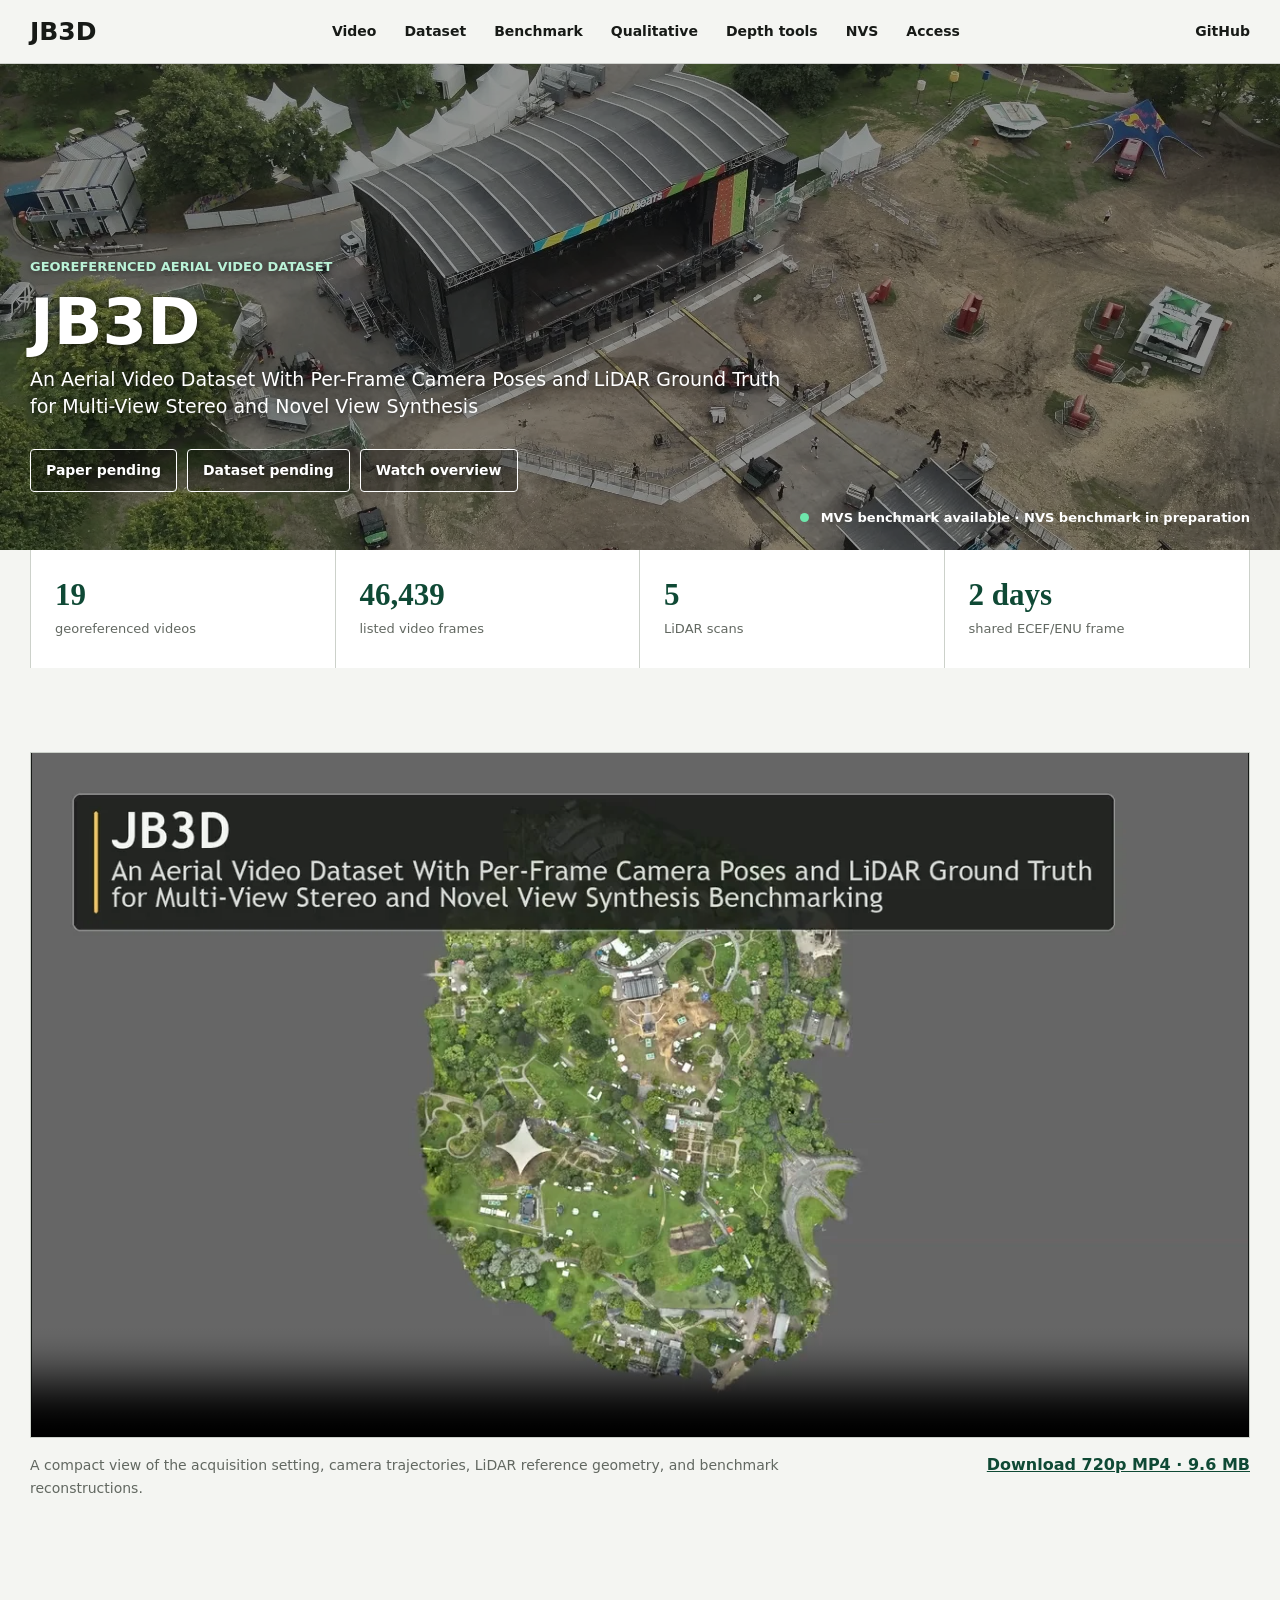
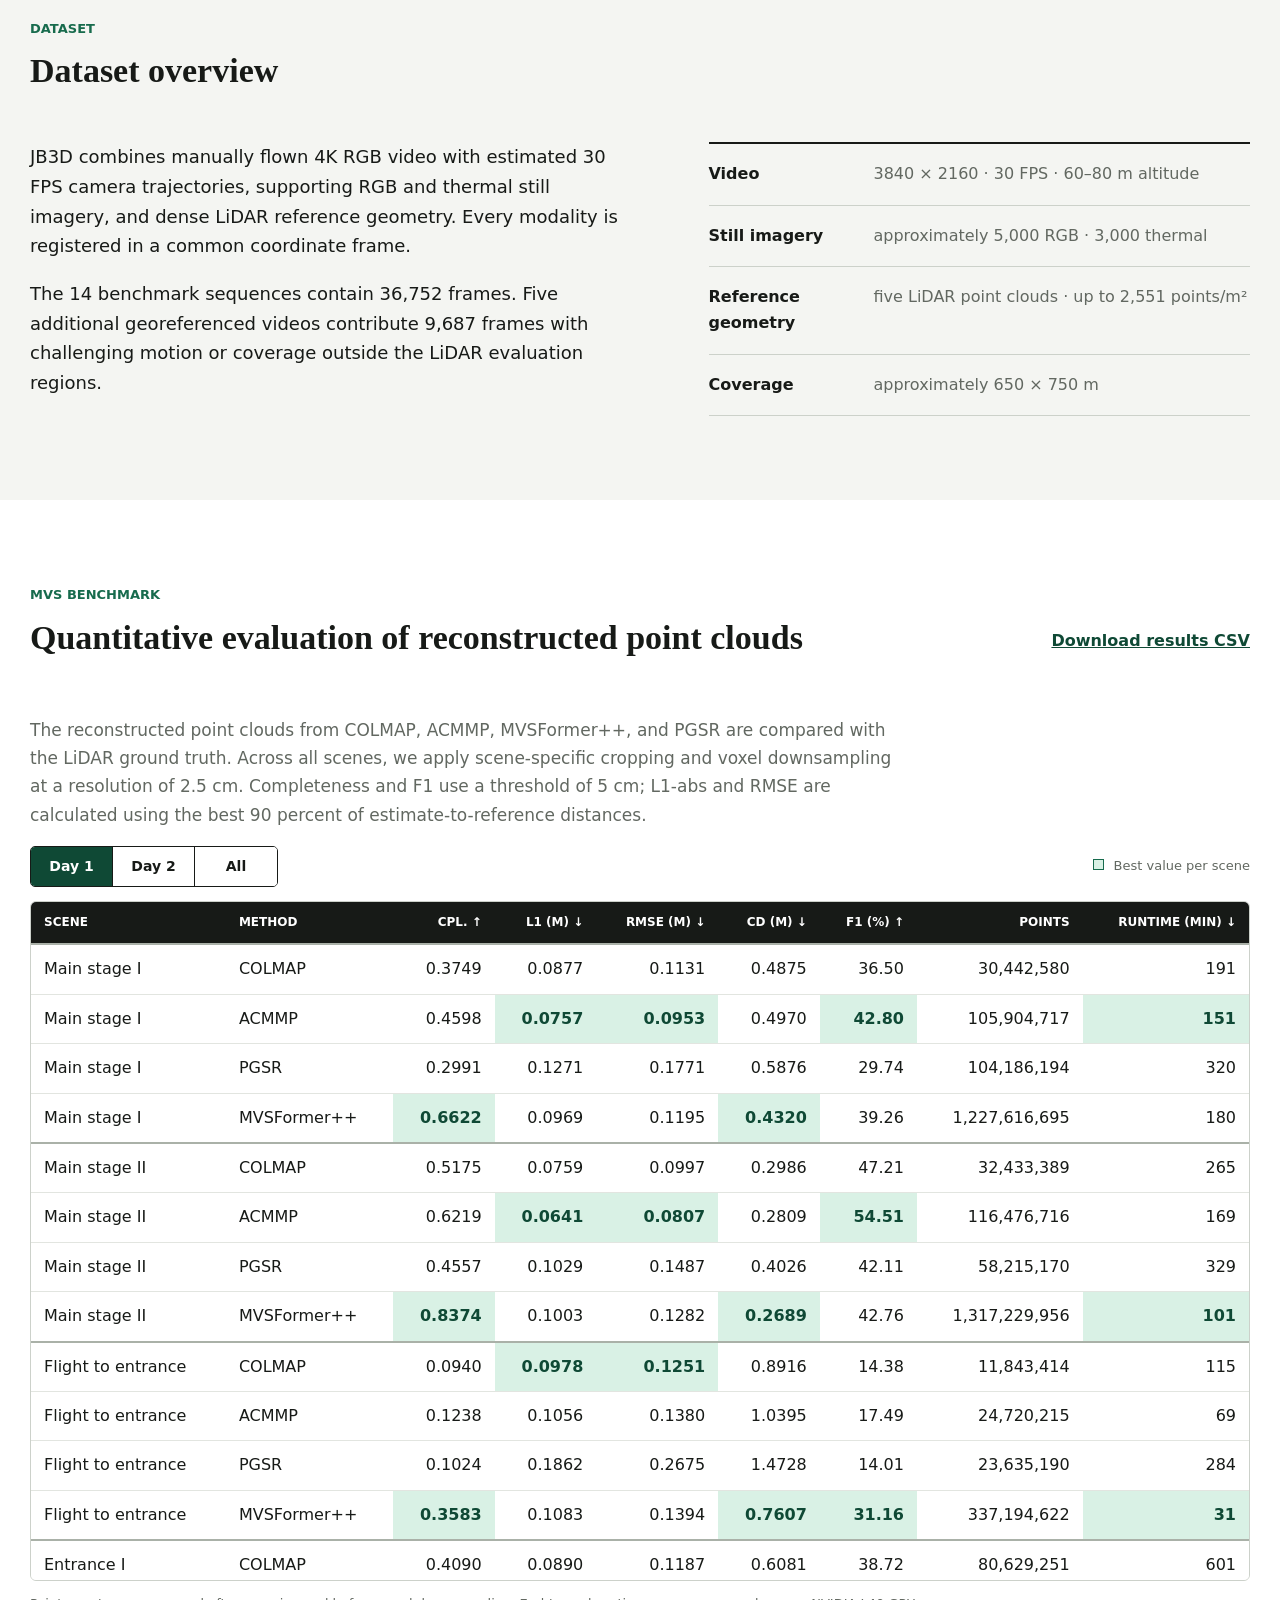
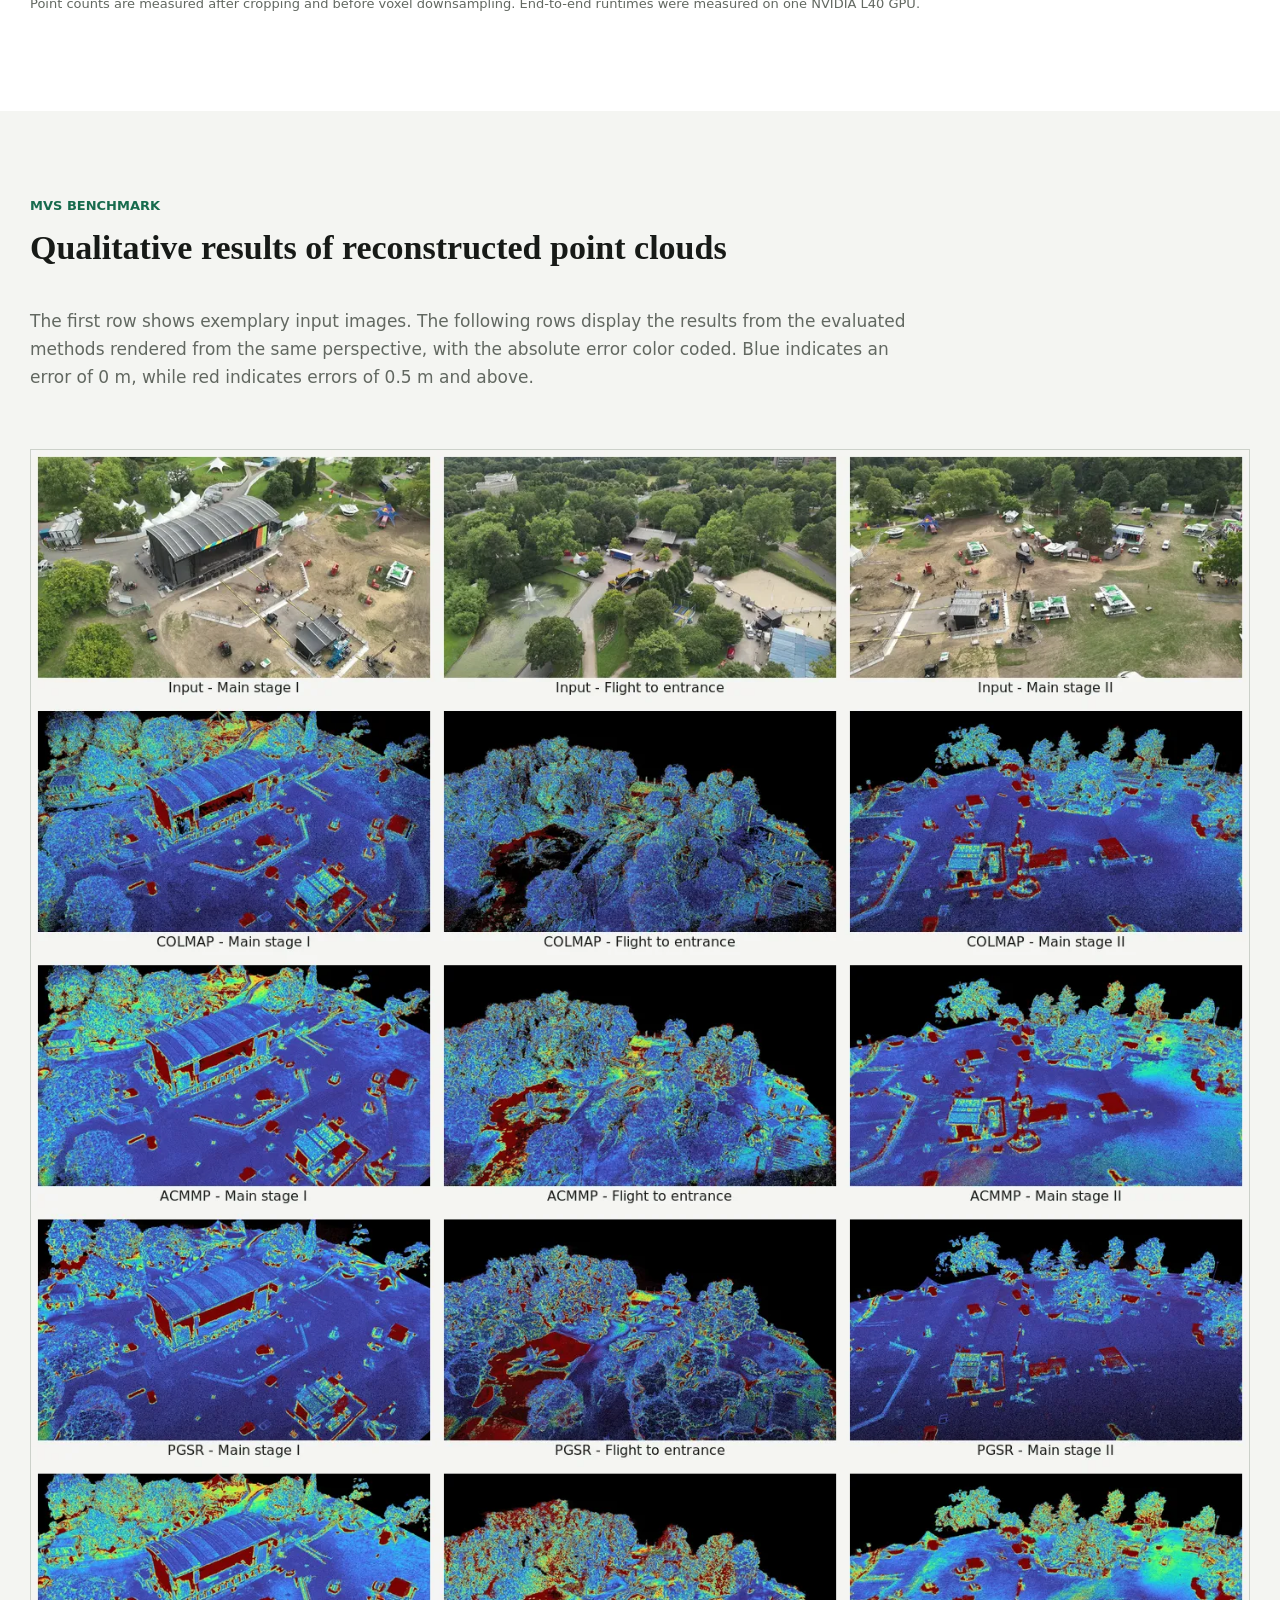
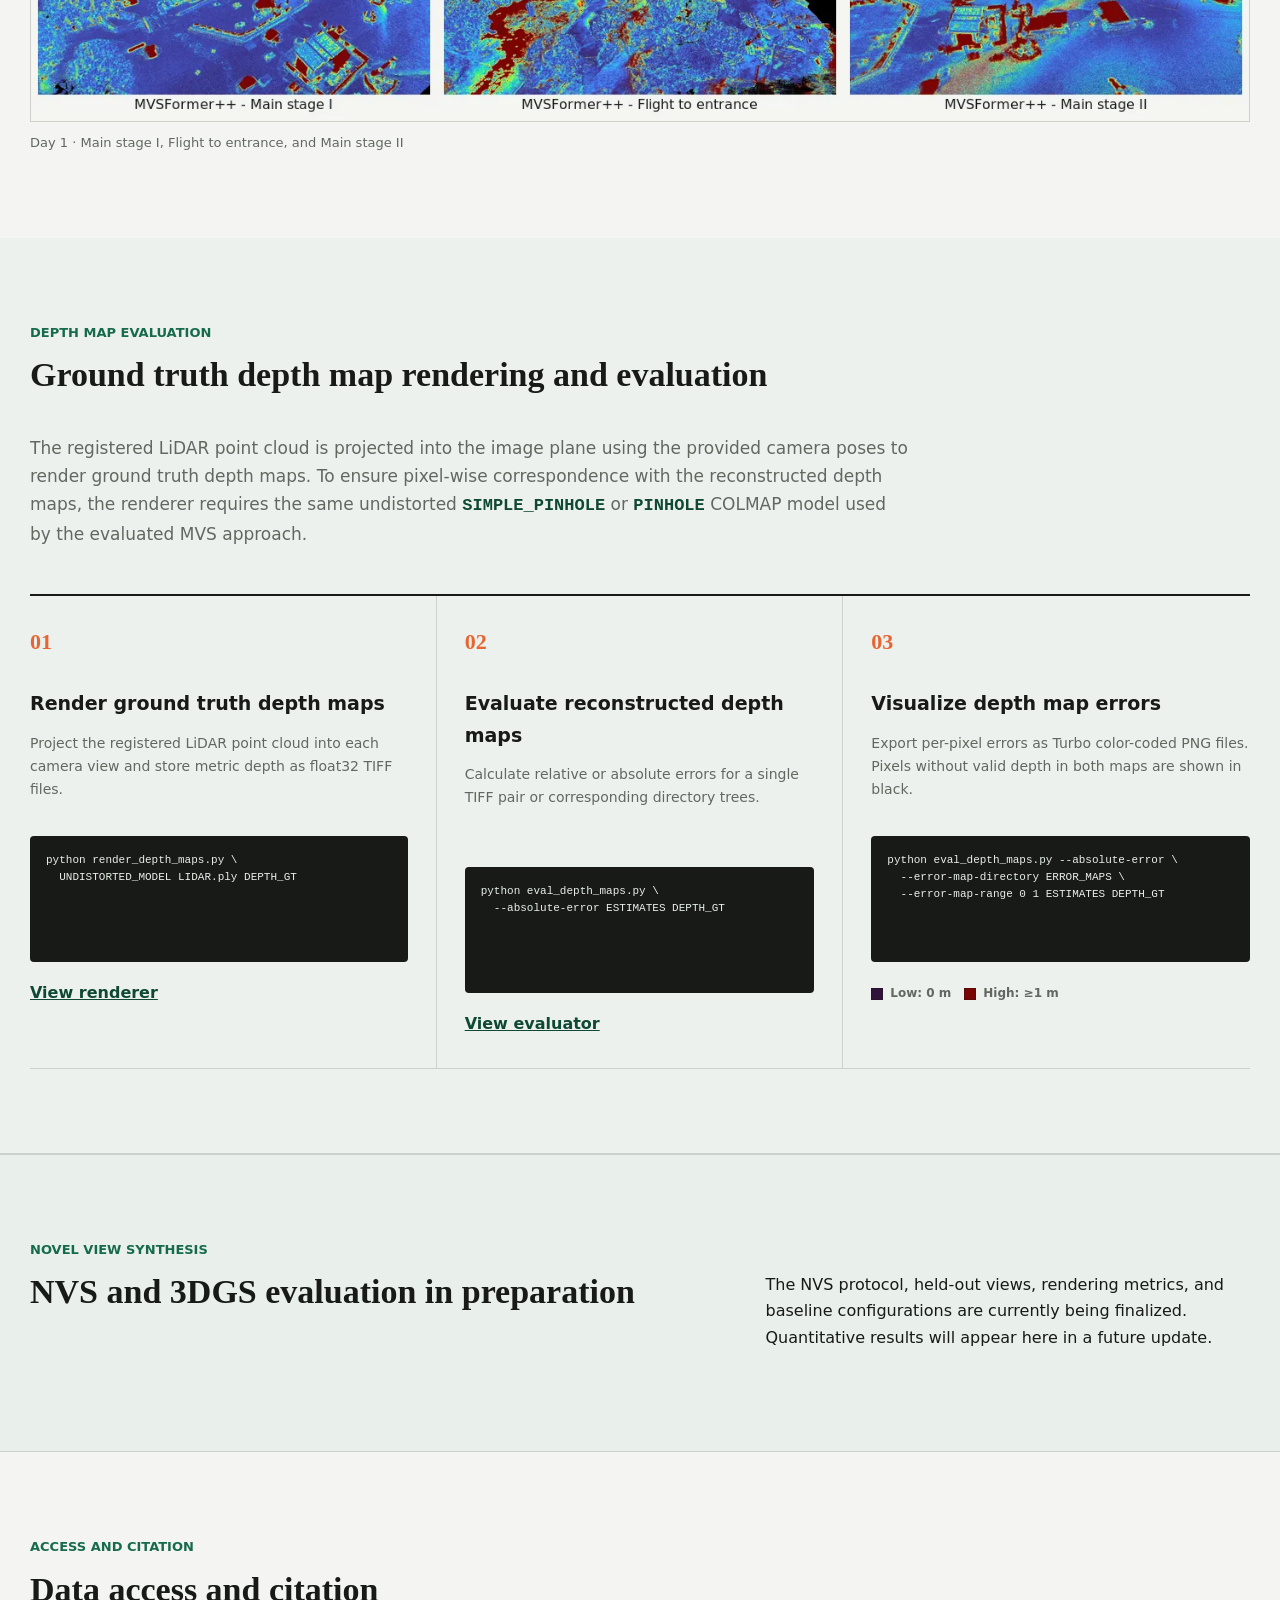
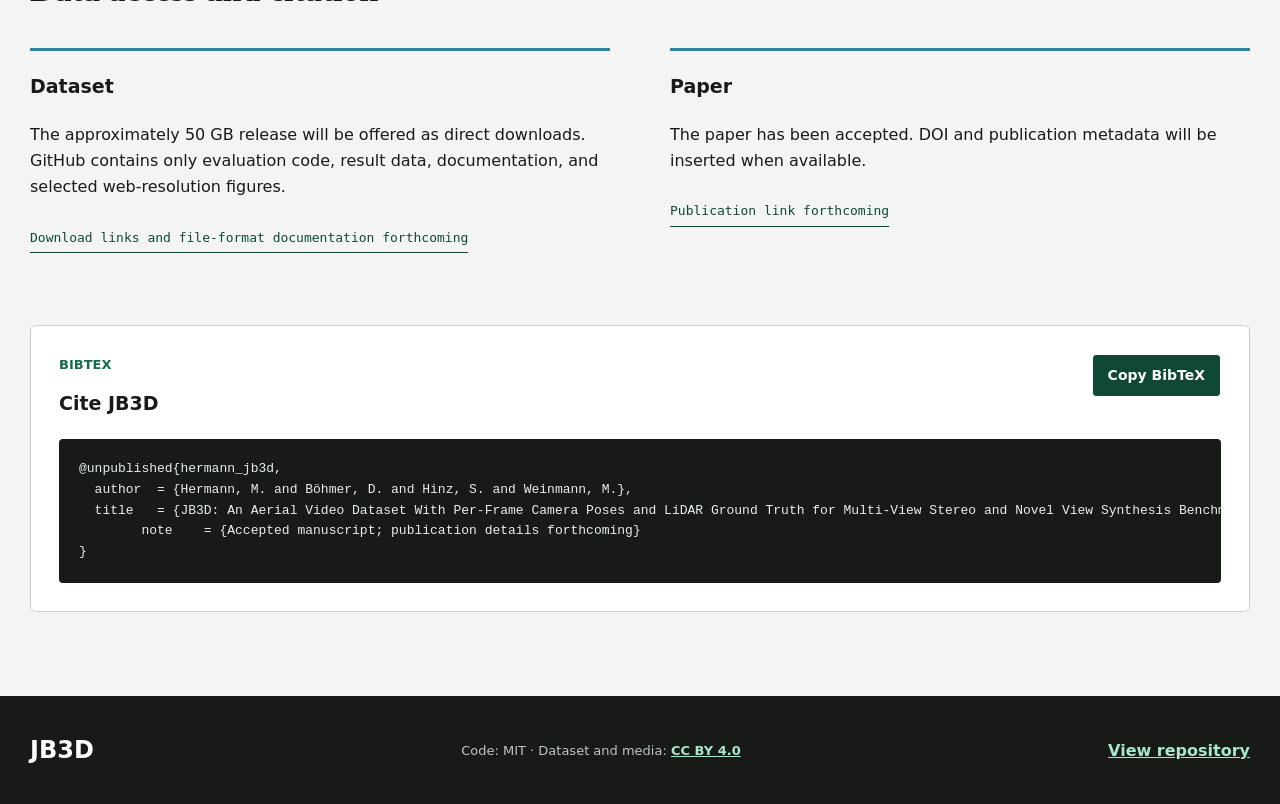
<file: index.html>
<!doctype html>
<html lang="en">
<head>
  <meta charset="utf-8">
  <meta name="viewport" content="width=device-width, initial-scale=1">
  <meta name="description" content="JB3D is a georeferenced aerial video dataset for multi-view stereo and novel view synthesis benchmarking.">
  <title>JB3D | Aerial MVS and NVS Dataset</title>
  <link rel="stylesheet" href="styles.css">
  <script src="site.js" defer></script>
</head>
<body>
  <a class="skip-link" href="#main">Skip to content</a>

  <header class="site-header">
    <a class="wordmark" href="#top" aria-label="JB3D home">JB3D</a>
    <nav aria-label="Primary navigation">
      <a href="#video">Video</a>
      <a href="#dataset">Dataset</a>
      <a href="#benchmark">Benchmark</a>
      <a href="#qualitative">Qualitative</a>
      <a href="#depth-tools">Depth tools</a>
      <a href="#nvs">NVS</a>
      <a href="#access">Access</a>
    </nav>
    <a class="github-link" href="https://github.com/JB3D-Dataset/Multi-View-Stereo">GitHub</a>
  </header>

  <main id="main">
    <section class="hero" id="top" aria-labelledby="hero-title">
      <img src="images/jb3d_overview.webp" alt="Aerial video frame showing the main stage and surrounding festival area">
      <div class="hero-content">
        <p class="eyebrow">Georeferenced aerial video dataset</p>
        <h1 id="hero-title">JB3D</h1>
        <p class="hero-copy">An Aerial Video Dataset With Per-Frame Camera Poses and LiDAR Ground Truth for Multi-View Stereo and Novel View Synthesis</p>
        <div class="hero-actions" aria-label="Project resources">
          <a href="#access">Paper pending</a>
          <a href="#access">Dataset pending</a>
          <a href="#video">Watch overview</a>
        </div>
      </div>
      <p class="hero-status"><span></span> MVS benchmark available · NVS benchmark in preparation</p>
    </section>

    <section class="stats" aria-label="Dataset statistics">
      <div><strong>19</strong><span>georeferenced videos</span></div>
      <div><strong>46,439</strong><span>listed video frames</span></div>
      <div><strong>5</strong><span>LiDAR scans</span></div>
      <div><strong>2 days</strong><span>shared ECEF/ENU frame</span></div>
    </section>

    <section class="section video-section" id="video">
      <video class="overview-video" controls preload="metadata" playsinline poster="images/jb3d_preview_poster.webp">
        <source src="images/jb3d_preview.mp4" type="video/mp4">
        <p>Your browser cannot play this video. <a href="images/jb3d_preview.mp4">Open the MP4 directly</a>.</p>
      </video>
      <div class="video-caption">
        <p>A compact view of the acquisition setting, camera trajectories, LiDAR reference geometry, and benchmark reconstructions.</p>
        <a class="text-link" href="images/jb3d_preview.mp4" download>Download 720p MP4 · 9.6 MB</a>
      </div>
    </section>

    <section class="section dataset-section" id="dataset">
      <div class="section-heading">
        <p class="eyebrow">Dataset</p>
        <h2>Dataset overview</h2>
      </div>
      <div class="dataset-copy">
        <p>JB3D combines manually flown 4K RGB video with estimated 30 FPS camera trajectories, supporting RGB and thermal still imagery, and dense LiDAR reference geometry. Every modality is registered in a common coordinate frame.</p>
        <p>The 14 benchmark sequences contain 36,752 frames. Five additional georeferenced videos contribute 9,687 frames with challenging motion or coverage outside the LiDAR evaluation regions.</p>
      </div>
      <dl class="modality-list">
        <div><dt>Video</dt><dd>3840 × 2160 · 30 FPS · 60–80 m altitude</dd></div>
        <div><dt>Still imagery</dt><dd>approximately 5,000 RGB · 3,000 thermal</dd></div>
        <div><dt>Reference geometry</dt><dd>five LiDAR point clouds · up to 2,551 points/m²</dd></div>
        <div><dt>Coverage</dt><dd>approximately 650 × 750 m</dd></div>
      </dl>
    </section>

    <section class="section benchmark-section" id="benchmark">
      <div class="section-heading benchmark-heading">
        <div>
          <p class="eyebrow">MVS benchmark</p>
          <h2>Quantitative evaluation of reconstructed point clouds</h2>
        </div>
        <a class="text-link" href="mvs_pointcloud_results.csv" download>Download results CSV</a>
      </div>
      <p class="section-intro">The reconstructed point clouds from COLMAP, ACMMP, MVSFormer++, and PGSR are compared with the LiDAR ground truth. Across all scenes, we apply scene-specific cropping and voxel downsampling at a resolution of 2.5 cm. Completeness and F1 use a threshold of 5 cm; L1-abs and RMSE are calculated using the best 90 percent of estimate-to-reference distances.</p>

      <div class="table-toolbar">
        <div class="segmented-control" role="group" aria-label="Filter results by acquisition day">
          <button type="button" data-day="Day 1" aria-pressed="true">Day 1</button>
          <button type="button" data-day="Day 2" aria-pressed="false">Day 2</button>
          <button type="button" data-day="All" aria-pressed="false">All</button>
        </div>
        <p><span class="best-key"></span> Best value per scene</p>
      </div>

      <div class="table-frame" tabindex="0" aria-label="Scrollable MVS benchmark results">
        <table>
          <thead>
            <tr>
              <th scope="col">Scene</th>
              <th scope="col">Method</th>
              <th scope="col" title="Completeness, higher is better">Cpl. ↑</th>
              <th scope="col" title="L1 absolute error in meters, lower is better">L1 (m) ↓</th>
              <th scope="col" title="Root mean square error in meters, lower is better">RMSE (m) ↓</th>
              <th scope="col" title="Chamfer distance in meters, lower is better">CD (m) ↓</th>
              <th scope="col" title="F1 score in percent, higher is better">F1 (%) ↑</th>
              <th scope="col">Points</th>
              <th scope="col">Runtime (min) ↓</th>
            </tr>
          </thead>
          <tbody id="results-body">
            <tr><td colspan="9" class="loading-cell">Loading benchmark results…</td></tr>
          </tbody>
        </table>
      </div>
      <p class="table-caption">Point counts are measured after cropping and before voxel downsampling. End-to-end runtimes were measured on one NVIDIA L40 GPU.</p>
    </section>

    <section class="section qualitative-section" id="qualitative">
      <div class="section-heading">
        <p class="eyebrow">MVS benchmark</p>
        <h2>Qualitative results of reconstructed point clouds</h2>
      </div>
      <p class="section-intro">The first row shows exemplary input images. The following rows display the results from the evaluated methods rendered from the same perspective, with the absolute error color coded. Blue indicates an error of 0 m, while red indicates errors of 0.5 m and above.</p>
      <figure>
        <img src="images/mvs_qualitative_day1.webp" alt="Day 1 input images and reconstructed point clouds from COLMAP, ACMMP, PGSR, and MVSFormer++, color coded by absolute error" loading="lazy">
        <figcaption>Day 1 · Main stage I, Flight to entrance, and Main stage II</figcaption>
      </figure>
    </section>

    <section class="section depth-section" id="depth-tools">
      <div class="section-heading">
        <p class="eyebrow">Depth map evaluation</p>
        <h2>Ground truth depth map rendering and evaluation</h2>
      </div>
      <p class="section-intro">The registered LiDAR point cloud is projected into the image plane using the provided camera poses to render ground truth depth maps. To ensure pixel-wise correspondence with the reconstructed depth maps, the renderer requires the same undistorted <code>SIMPLE_PINHOLE</code> or <code>PINHOLE</code> COLMAP model used by the evaluated MVS approach.</p>

      <div class="depth-workflow">
        <div class="depth-step">
          <span class="step-number">01</span>
          <h3>Render ground truth depth maps</h3>
          <p>Project the registered LiDAR point cloud into each camera view and store metric depth as float32 TIFF files.</p>
          <pre><code>python render_depth_maps.py \
  UNDISTORTED_MODEL LIDAR.ply DEPTH_GT</code></pre>
          <a class="text-link" href="render_depth_maps.py">View renderer</a>
        </div>
        <div class="depth-step">
          <span class="step-number">02</span>
          <h3>Evaluate reconstructed depth maps</h3>
          <p>Calculate relative or absolute errors for a single TIFF pair or corresponding directory trees.</p>
          <pre><code>python eval_depth_maps.py \
  --absolute-error ESTIMATES DEPTH_GT</code></pre>
          <a class="text-link" href="eval_depth_maps.py">View evaluator</a>
        </div>
        <div class="depth-step">
          <span class="step-number">03</span>
          <h3>Visualize depth map errors</h3>
          <p>Export per-pixel errors as Turbo color-coded PNG files. Pixels without valid depth in both maps are shown in black.</p>
          <pre><code>python eval_depth_maps.py --absolute-error \
  --error-map-directory ERROR_MAPS \
  --error-map-range 0 1 ESTIMATES DEPTH_GT</code></pre>
          <p class="range-note"><span></span> Low: 0 m <span></span> High: ≥1 m</p>
        </div>
      </div>
    </section>

    <section class="section nvs-section" id="nvs">
      <p class="eyebrow">Novel view synthesis</p>
      <div class="nvs-layout">
        <h2>NVS and 3DGS evaluation in preparation</h2>
        <div>
          <p>The NVS protocol, held-out views, rendering metrics, and baseline configurations are currently being finalized. Quantitative results will appear here in a future update.</p>
        </div>
      </div>
    </section>

    <section class="section access-section" id="access">
      <div class="section-heading">
        <p class="eyebrow">Access and citation</p>
        <h2>Data access and citation</h2>
      </div>
      <div class="access-grid">
        <div>
          <h3>Dataset</h3>
          <p>The approximately 50 GB release will be offered as direct downloads. GitHub contains only evaluation code, result data, documentation, and selected web-resolution figures.</p>
          <p class="pending-label">Download links and file-format documentation forthcoming</p>
        </div>
        <div>
          <h3>Paper</h3>
          <p>The paper has been accepted. DOI and publication metadata will be inserted when available.</p>
          <p class="pending-label">Publication link forthcoming</p>
        </div>
      </div>
      <div class="citation-block">
        <div>
          <p class="eyebrow">BibTeX</p>
          <h3>Cite JB3D</h3>
        </div>
        <button type="button" id="copy-citation">Copy BibTeX</button>
          <pre id="citation"><code>@unpublished{hermann_jb3d,
  author  = {Hermann, M. and Böhmer, D. and Hinz, S. and Weinmann, M.},
  title   = {JB3D: An Aerial Video Dataset With Per-Frame Camera Poses and LiDAR Ground Truth for Multi-View Stereo and Novel View Synthesis Benchmarking},
        note    = {Accepted manuscript; publication details forthcoming}
}</code></pre>
      </div>
    </section>
  </main>

  <footer>
    <strong>JB3D</strong>
    <p>Code: MIT · Dataset and media: <a href="LICENSE-DATA.md">CC BY 4.0</a></p>
    <a href="https://github.com/JB3D-Dataset/Multi-View-Stereo">View repository</a>
  </footer>
</body>
</html>
</file>
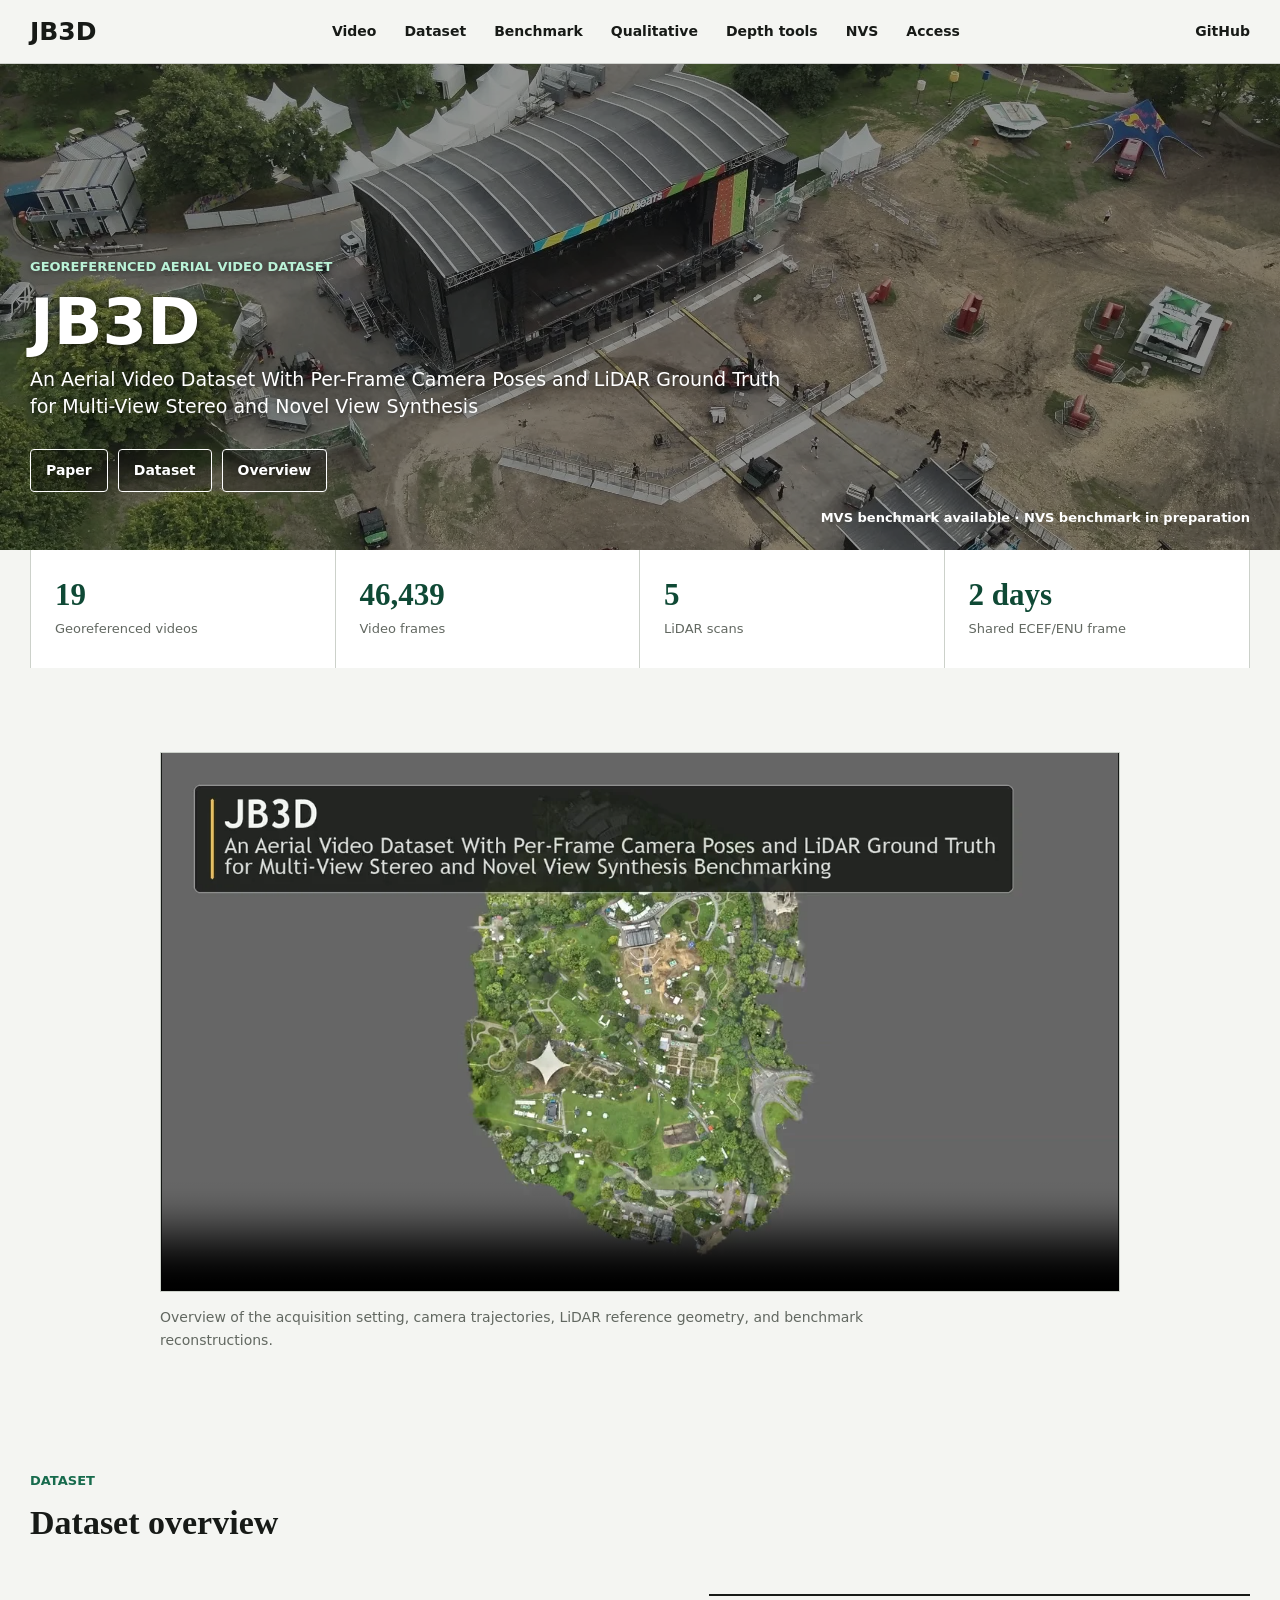
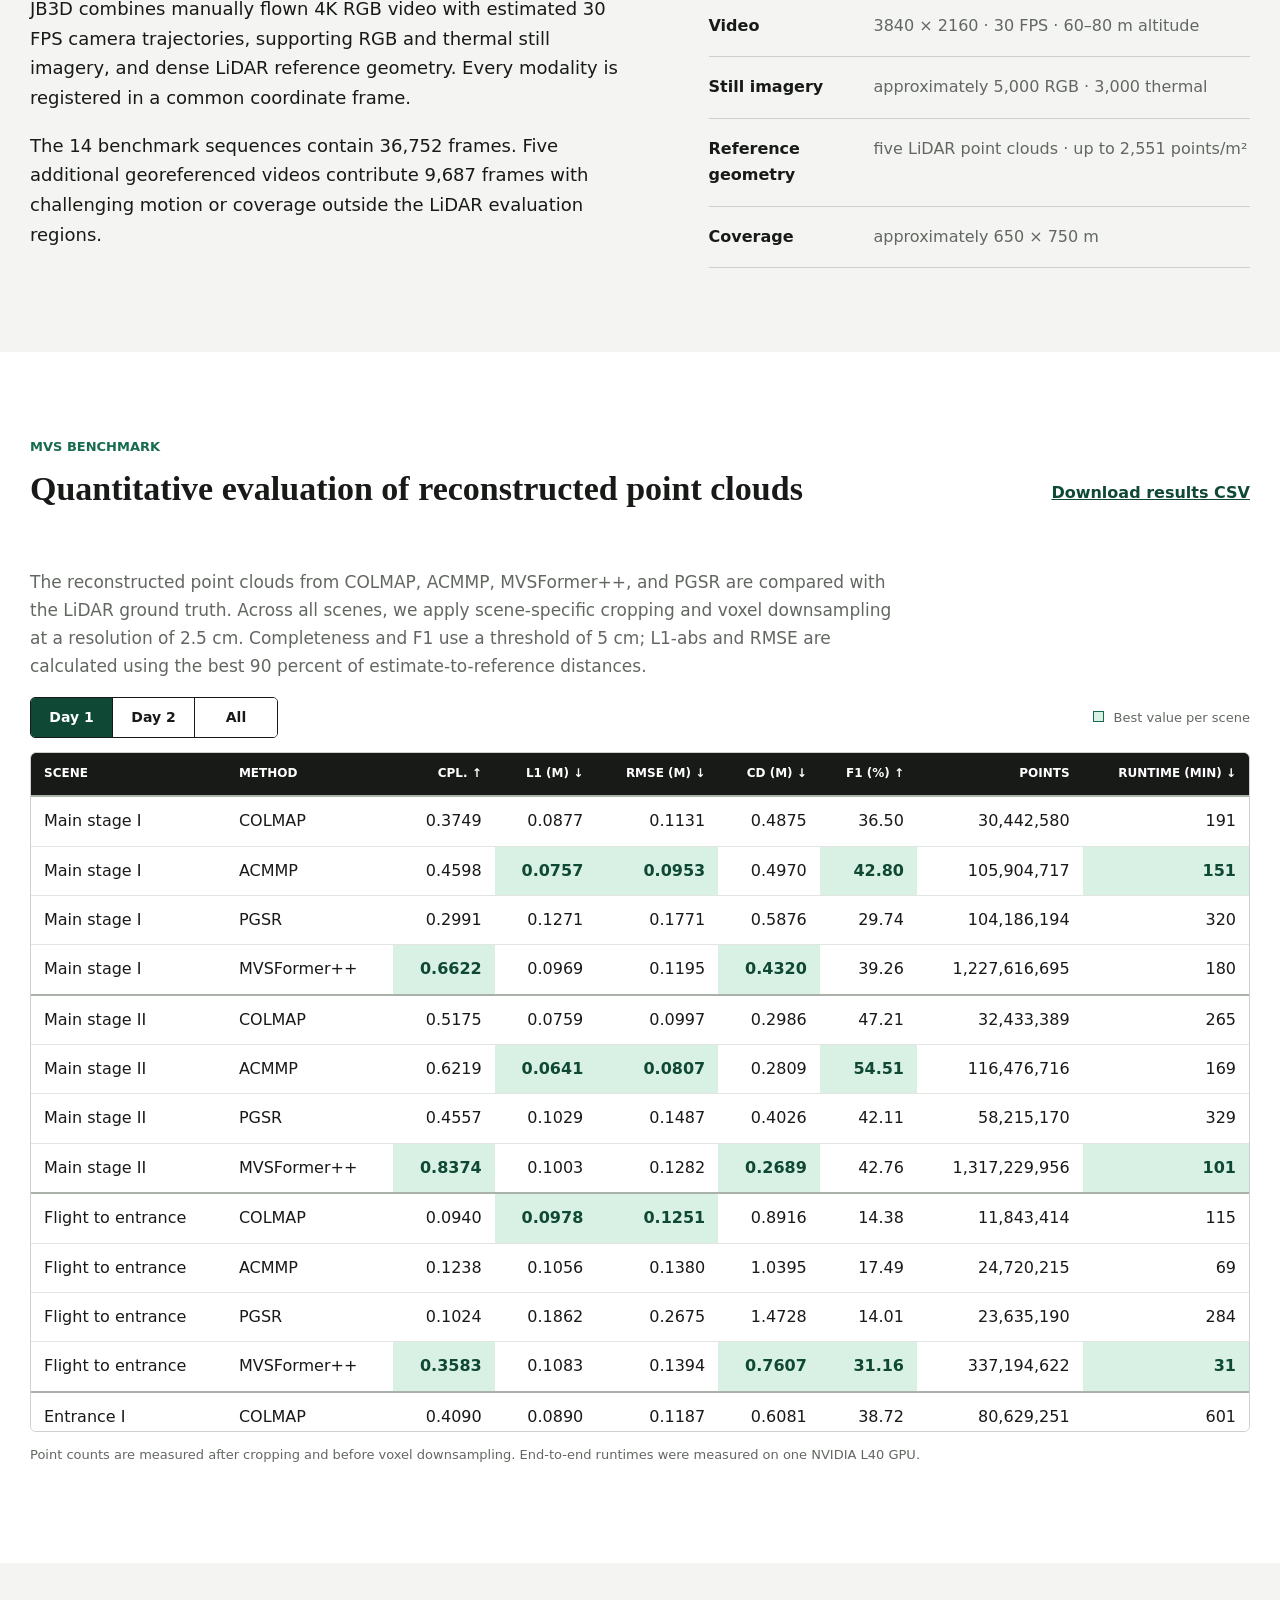
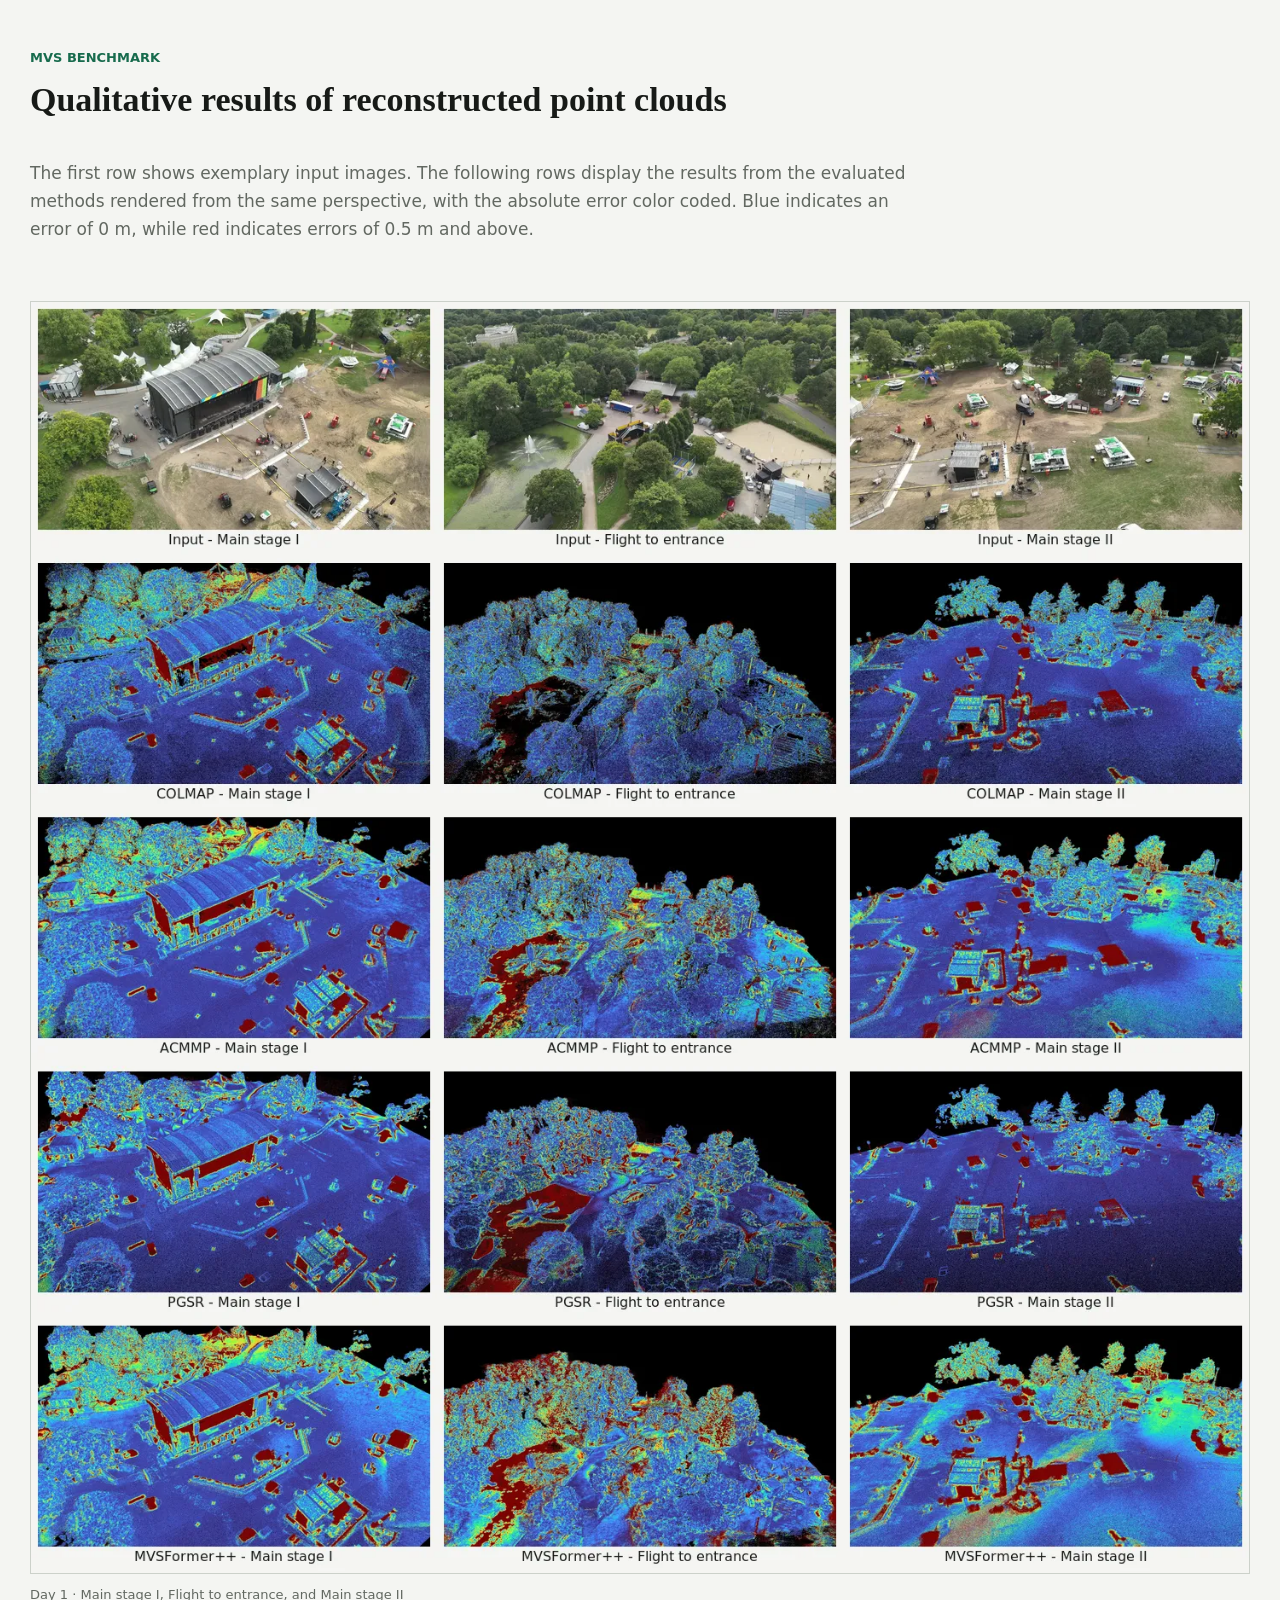
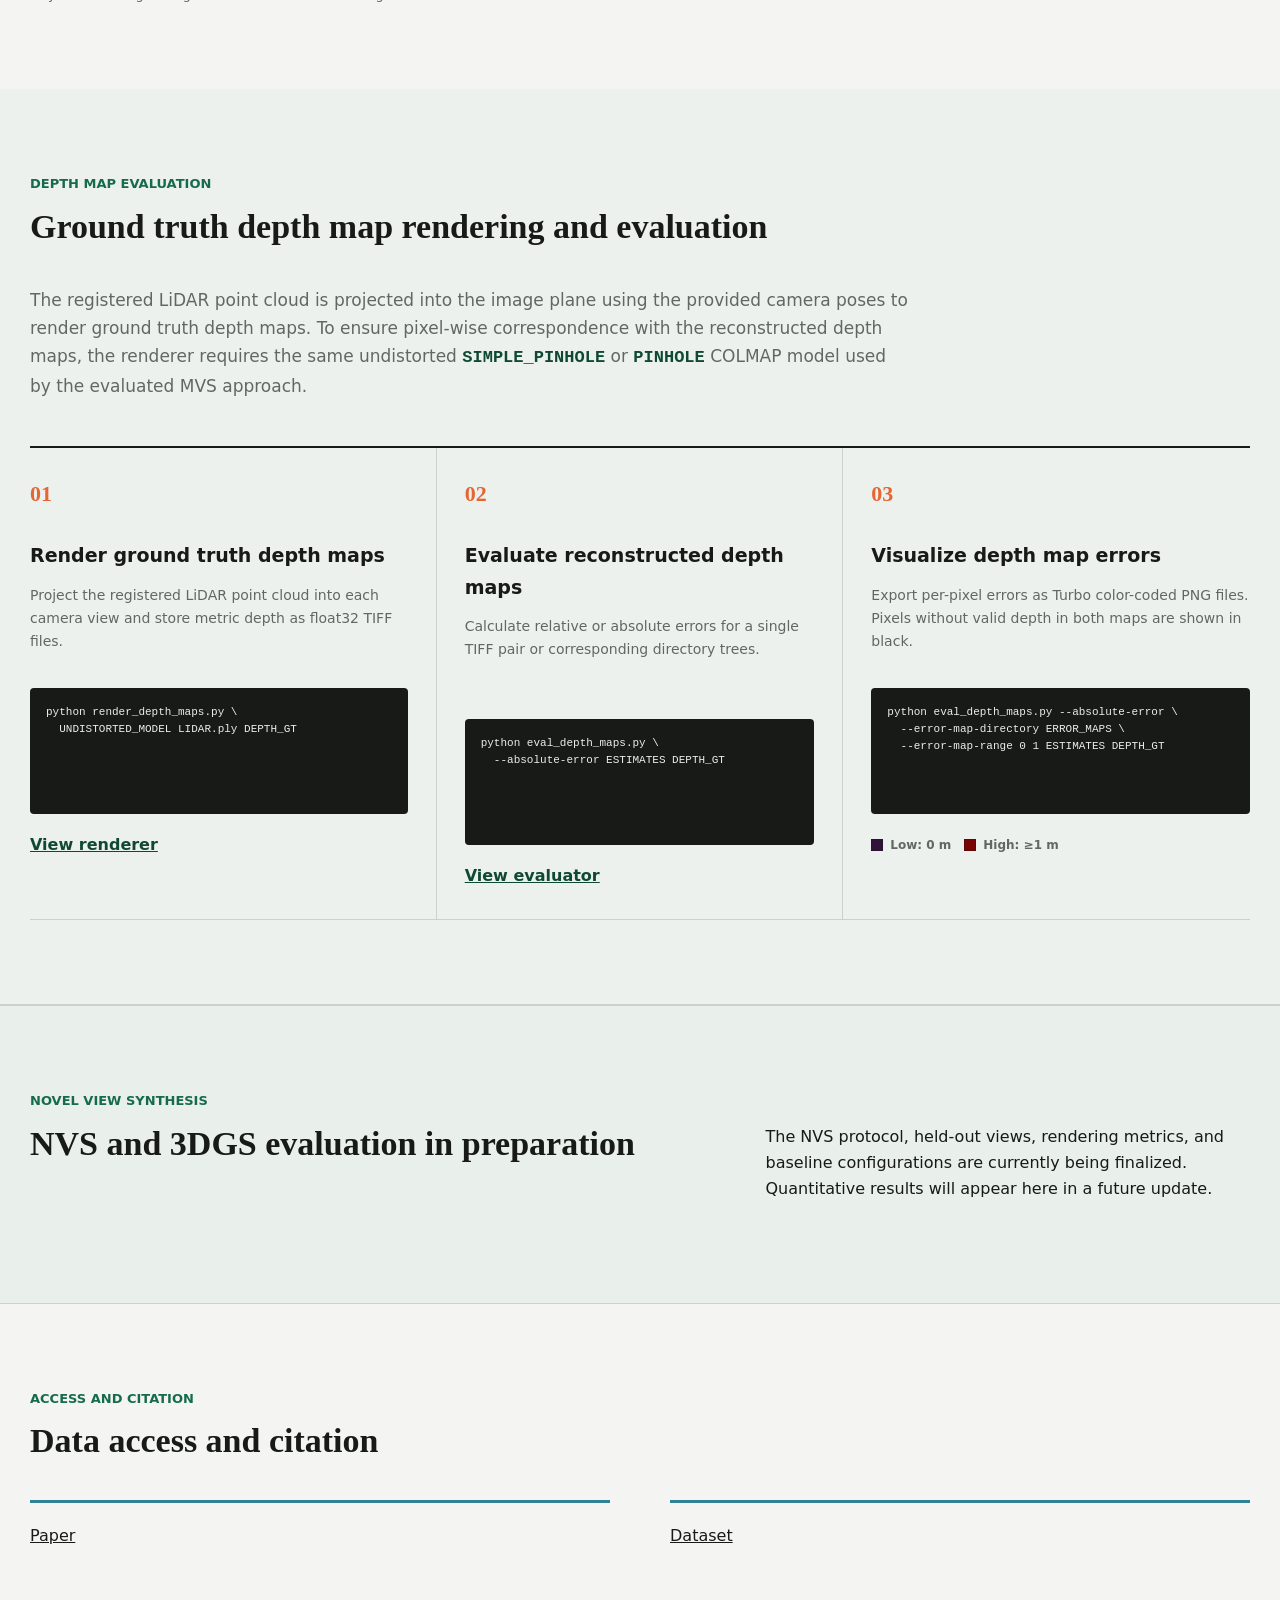
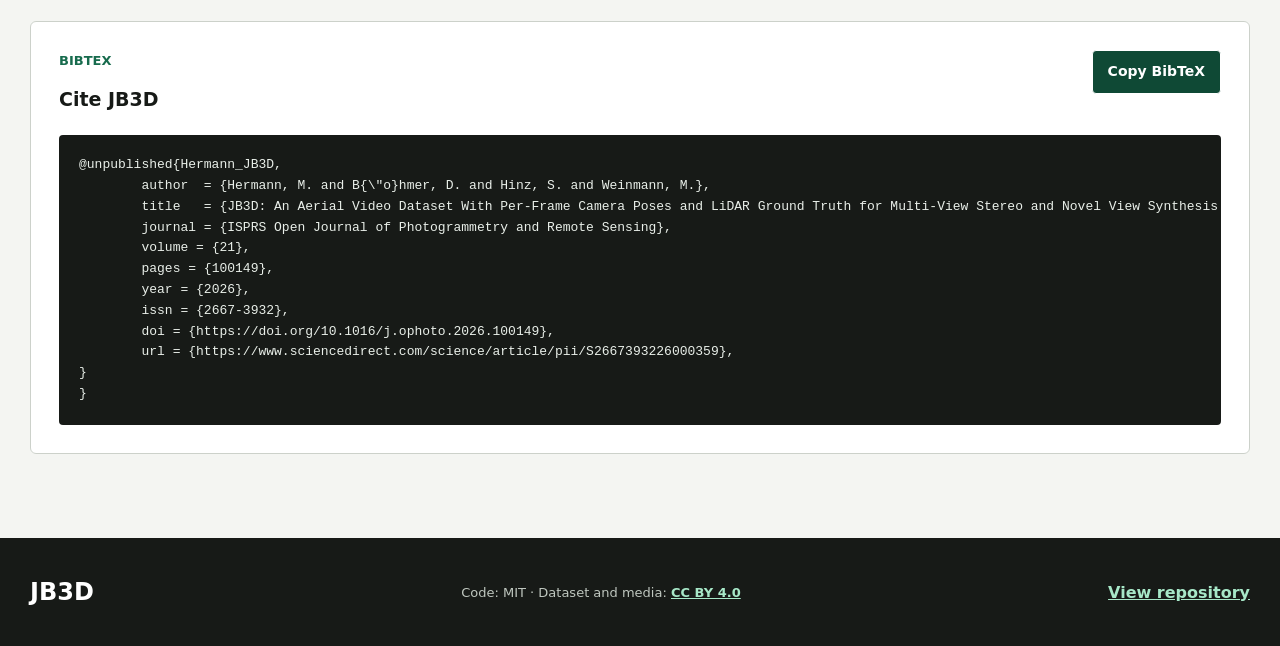
<file: docs/index.html>
<!doctype html>
<html lang="en">
<head>
  <meta charset="utf-8">
  <meta name="viewport" content="width=device-width, initial-scale=1">
  <meta name="description" content="JB3D is a georeferenced aerial video dataset for multi-view stereo and novel view synthesis benchmarking.">
  <title>JB3D | Aerial MVS and NVS Dataset</title>
  <link rel="stylesheet" href="styles.css">
  <script src="site.js" defer></script>
</head>
<body>
  <a class="skip-link" href="#main">Skip to content</a>

  <header class="site-header">
    <a class="wordmark" href="#top" aria-label="JB3D home">JB3D</a>
    <nav aria-label="Primary navigation">
      <a href="#video">Video</a>
      <a href="#dataset">Dataset</a>
      <a href="#benchmark">Benchmark</a>
      <a href="#qualitative">Qualitative</a>
      <a href="#depth-tools">Depth tools</a>
      <a href="#nvs">NVS</a>
      <a href="#access">Access</a>
    </nav>
    <a class="github-link" href="https://github.com/JB3D-Dataset/Multi-View-Stereo">GitHub</a>
  </header>

  <main id="main">
    <section class="hero" id="top" aria-labelledby="hero-title">
      <img src="images/jb3d_overview.webp" alt="Aerial video frame showing the main stage and surrounding festival area">
      <div class="hero-content">
        <p class="eyebrow">Georeferenced aerial video dataset</p>
        <h1 id="hero-title">JB3D</h1>
        <p class="hero-copy">An Aerial Video Dataset With Per-Frame Camera Poses and LiDAR Ground Truth for Multi-View Stereo and Novel View Synthesis</p>
        <div class="hero-actions" aria-label="Project resources">
          <a target="_blank" rel="noopener noreferrer" href="https://www.sciencedirect.com/science/article/pii/S2667393226000359">Paper</a>
          <a target="_blank" rel="noopener noreferrer" href="https://zenodo.org/records/22787920">Dataset</a>
          <a href="#video">Overview</a>
        </div>
      </div>
      <p class="hero-status"> MVS benchmark available · NVS benchmark in preparation</p>
    </section>

    <section class="stats" aria-label="Dataset statistics">
      <div><strong>19</strong><span>Georeferenced videos</span></div>
      <div><strong>46,439</strong><span>Video frames</span></div>
      <div><strong>5</strong><span>LiDAR scans</span></div>
      <div><strong>2 days</strong><span>Shared ECEF/ENU frame</span></div>
    </section>

    <section class="section video-section" id="video">
      <video class="overview-video" controls preload="metadata" playsinline poster="images/jb3d_preview_poster.webp">
        <source src="images/jb3d_preview.mp4" type="video/mp4">
        <p>Your browser cannot play this video. <a href="images/jb3d_preview.mp4">Open the MP4 directly</a>.</p>
      </video>
      <div class="video-caption">
        <p>Overview of the acquisition setting, camera trajectories, LiDAR reference geometry, and benchmark reconstructions.</p>
      </div>
    </section>

    <section class="section dataset-section" id="dataset">
      <div class="section-heading">
        <p class="eyebrow">Dataset</p>
        <h2>Dataset overview</h2>
      </div>
      <div class="dataset-copy">
        <p>JB3D combines manually flown 4K RGB video with estimated 30 FPS camera trajectories, supporting RGB and thermal still imagery, and dense LiDAR reference geometry. Every modality is registered in a common coordinate frame.</p>
        <p>The 14 benchmark sequences contain 36,752 frames. Five additional georeferenced videos contribute 9,687 frames with challenging motion or coverage outside the LiDAR evaluation regions.</p>
      </div>
      <dl class="modality-list">
        <div><dt>Video</dt><dd>3840 × 2160 · 30 FPS · 60–80 m altitude</dd></div>
        <div><dt>Still imagery</dt><dd>approximately 5,000 RGB · 3,000 thermal</dd></div>
        <div><dt>Reference geometry</dt><dd>five LiDAR point clouds · up to 2,551 points/m²</dd></div>
        <div><dt>Coverage</dt><dd>approximately 650 × 750 m</dd></div>
      </dl>
    </section>

    <section class="section benchmark-section" id="benchmark">
      <div class="section-heading benchmark-heading">
        <div>
          <p class="eyebrow">MVS benchmark</p>
          <h2>Quantitative evaluation of reconstructed point clouds</h2>
        </div>
        <a class="text-link" href="mvs_pointcloud_results.csv" download>Download results CSV</a>
      </div>
      <p class="section-intro">The reconstructed point clouds from COLMAP, ACMMP, MVSFormer++, and PGSR are compared with the LiDAR ground truth. Across all scenes, we apply scene-specific cropping and voxel downsampling at a resolution of 2.5 cm. Completeness and F1 use a threshold of 5 cm; L1-abs and RMSE are calculated using the best 90 percent of estimate-to-reference distances.</p>

      <div class="table-toolbar">
        <div class="segmented-control" role="group" aria-label="Filter results by acquisition day">
          <button type="button" data-day="Day 1" aria-pressed="true">Day 1</button>
          <button type="button" data-day="Day 2" aria-pressed="false">Day 2</button>
          <button type="button" data-day="All" aria-pressed="false">All</button>
        </div>
        <p><span class="best-key"></span> Best value per scene</p>
      </div>

      <div class="table-frame" tabindex="0" aria-label="Scrollable MVS benchmark results">
        <table>
          <thead>
            <tr>
              <th scope="col">Scene</th>
              <th scope="col">Method</th>
              <th scope="col" title="Completeness, higher is better">Cpl. ↑</th>
              <th scope="col" title="L1 absolute error in meters, lower is better">L1 (m) ↓</th>
              <th scope="col" title="Root mean square error in meters, lower is better">RMSE (m) ↓</th>
              <th scope="col" title="Chamfer distance in meters, lower is better">CD (m) ↓</th>
              <th scope="col" title="F1 score in percent, higher is better">F1 (%) ↑</th>
              <th scope="col">Points</th>
              <th scope="col">Runtime (min) ↓</th>
            </tr>
          </thead>
          <tbody id="results-body">
            <tr><td colspan="9" class="loading-cell">Loading benchmark results…</td></tr>
          </tbody>
        </table>
      </div>
      <p class="table-caption">Point counts are measured after cropping and before voxel downsampling. End-to-end runtimes were measured on one NVIDIA L40 GPU.</p>
    </section>

    <section class="section qualitative-section" id="qualitative">
      <div class="section-heading">
        <p class="eyebrow">MVS benchmark</p>
        <h2>Qualitative results of reconstructed point clouds</h2>
      </div>
      <p class="section-intro">The first row shows exemplary input images. The following rows display the results from the evaluated methods rendered from the same perspective, with the absolute error color coded. Blue indicates an error of 0 m, while red indicates errors of 0.5 m and above.</p>
      <figure>
        <img src="images/mvs_qualitative_day1.webp" alt="Day 1 input images and reconstructed point clouds from COLMAP, ACMMP, PGSR, and MVSFormer++, color coded by absolute error" loading="lazy">
        <figcaption>Day 1 · Main stage I, Flight to entrance, and Main stage II</figcaption>
      </figure>
    </section>

    <section class="section depth-section" id="depth-tools">
      <div class="section-heading">
        <p class="eyebrow">Depth map evaluation</p>
        <h2>Ground truth depth map rendering and evaluation</h2>
      </div>
      <p class="section-intro">The registered LiDAR point cloud is projected into the image plane using the provided camera poses to render ground truth depth maps. To ensure pixel-wise correspondence with the reconstructed depth maps, the renderer requires the same undistorted <code>SIMPLE_PINHOLE</code> or <code>PINHOLE</code> COLMAP model used by the evaluated MVS approach.</p>

      <div class="depth-workflow">
        <div class="depth-step">
          <span class="step-number">01</span>
          <h3>Render ground truth depth maps</h3>
          <p>Project the registered LiDAR point cloud into each camera view and store metric depth as float32 TIFF files.</p>
          <pre><code>python render_depth_maps.py \
  UNDISTORTED_MODEL LIDAR.ply DEPTH_GT</code></pre>
          <a class="text-link" href="https://github.com/JB3D-Dataset/Multi-View-Stereo/blob/main/render_depth_maps.py">View renderer</a>
        </div>
        <div class="depth-step">
          <span class="step-number">02</span>
          <h3>Evaluate reconstructed depth maps</h3>
          <p>Calculate relative or absolute errors for a single TIFF pair or corresponding directory trees.</p>
          <pre><code>python eval_depth_maps.py \
  --absolute-error ESTIMATES DEPTH_GT</code></pre>
          <a class="text-link" href="https://github.com/JB3D-Dataset/Multi-View-Stereo/blob/main/eval_depth_maps.py">View evaluator</a>
        </div>
        <div class="depth-step">
          <span class="step-number">03</span>
          <h3>Visualize depth map errors</h3>
          <p>Export per-pixel errors as Turbo color-coded PNG files. Pixels without valid depth in both maps are shown in black.</p>
          <pre><code>python eval_depth_maps.py --absolute-error \
  --error-map-directory ERROR_MAPS \
  --error-map-range 0 1 ESTIMATES DEPTH_GT</code></pre>
          <p class="range-note"><span></span> Low: 0 m <span></span> High: ≥1 m</p>
        </div>
      </div>
    </section>

    <section class="section nvs-section" id="nvs">
      <p class="eyebrow">Novel view synthesis</p>
      <div class="nvs-layout">
        <h2>NVS and 3DGS evaluation in preparation</h2>
        <div>
          <p>The NVS protocol, held-out views, rendering metrics, and baseline configurations are currently being finalized. Quantitative results will appear here in a future update.</p>
        </div>
      </div>
    </section>

    <section class="section access-section" id="access">
      <div class="section-heading">
        <p class="eyebrow">Access and citation</p>
        <h2>Data access and citation</h2>
      </div>
      <div class="access-grid">
        <div>
          <a target="_blank" rel="noopener noreferrer" href="https://www.sciencedirect.com/science/article/pii/S2667393226000359">Paper</a>
        </div>
        <div>
          <a target="_blank" rel="noopener noreferrer" href="https://zenodo.org/records/22787920">Dataset</a>       
        </div>
    
      </div>
      <div class="citation-block">
        <div>
          <p class="eyebrow">BibTeX</p>
          <h3>Cite JB3D</h3>
        </div>
        <button type="button" id="copy-citation">Copy BibTeX</button>
          <pre id="citation"><code>@unpublished{Hermann_JB3D,
	author  = {Hermann, M. and B{\"o}hmer, D. and Hinz, S. and Weinmann, M.},
	title   = {JB3D: An Aerial Video Dataset With Per-Frame Camera Poses and LiDAR Ground Truth for Multi-View Stereo and Novel View Synthesis Benchmarking},
	journal = {ISPRS Open Journal of Photogrammetry and Remote Sensing},
	volume = {21},
	pages = {100149},
	year = {2026},
	issn = {2667-3932},
	doi = {https://doi.org/10.1016/j.ophoto.2026.100149},
	url = {https://www.sciencedirect.com/science/article/pii/S2667393226000359},
}
}</code></pre>
      </div>
    </section>
  </main>

  <footer>
    <strong>JB3D</strong>
    <p>Code: MIT · Dataset and media: <a href="https://github.com/JB3D-Dataset/Multi-View-Stereo/blob/main/LICENSE-DATA.md">CC BY 4.0</a></p>
    <a href="https://github.com/JB3D-Dataset/Multi-View-Stereo">View repository</a>
  </footer>
</body>
</html>
</file>
<file: styles.css>
:root {
  --ink: #171a17;
  --muted: #626861;
  --paper: #f4f5f2;
  --white: #ffffff;
  --line: #ccd1ca;
  --green: #176b4d;
  --green-dark: #0f4935;
  --yellow: #f2c14e;
  --orange: #e66532;
  --cyan: #2f8297;
  --max-width: 1220px;
}

* {
  box-sizing: border-box;
}

html {
  scroll-behavior: smooth;
}

body {
  margin: 0;
  color: var(--ink);
  background-color: var(--paper);
  font-family: "Trebuchet MS", "DejaVu Sans", sans-serif;
  font-size: 16px;
  line-height: 1.65;
  letter-spacing: 0;
}

a {
  color: inherit;
}

button,
a {
  -webkit-tap-highlight-color: transparent;
}

button:focus-visible,
a:focus-visible,
.table-frame:focus-visible {
  outline: 3px solid var(--yellow);
  outline-offset: 3px;
}

.skip-link {
  position: fixed;
  top: 12px;
  left: 12px;
  z-index: 100;
  padding: 8px 12px;
  background: var(--white);
  transform: translateY(-160%);
}

.skip-link:focus {
  transform: translateY(0);
}

.site-header {
  position: sticky;
  top: 0;
  z-index: 20;
  display: grid;
  grid-template-columns: auto 1fr auto;
  align-items: center;
  min-height: 64px;
  padding: 0 max(24px, calc((100% - var(--max-width)) / 2));
  border-bottom: 1px solid rgba(23, 26, 23, 0.16);
  background: rgba(244, 245, 242, 0.95);
  backdrop-filter: blur(12px);
}

.wordmark {
  font-family: "Trebuchet MS", "DejaVu Sans", sans-serif;
  font-variant-numeric: lining-nums;
  font-feature-settings: "lnum" 1;
  font-size: 25px;
  font-weight: 700;
  text-decoration: none;
}

.site-header nav {
  display: flex;
  justify-content: center;
  gap: 28px;
}

.site-header nav a,
.github-link {
  font-size: 14px;
  font-weight: 700;
  text-decoration: none;
}

.site-header nav a:hover,
.github-link:hover,
.text-link:hover,
footer a:hover {
  color: var(--green);
}

.hero {
  position: relative;
  display: flex;
  align-items: flex-end;
  min-height: 440px;
  height: 54vh;
  max-height: 560px;
  overflow: hidden;
  color: var(--white);
  background: #26342c;
}

.hero > img {
  position: absolute;
  inset: 0;
  width: 100%;
  height: 100%;
  object-fit: cover;
  filter: brightness(0.58) saturate(0.82);
}

.hero-content {
  position: relative;
  z-index: 1;
  width: min(var(--max-width), calc(100% - 48px));
  margin: 0 auto;
  padding-bottom: 58px;
  text-shadow: 0 1px 6px rgba(0, 0, 0, 0.6);
}

.eyebrow {
  margin: 0 0 12px;
  color: var(--green);
  font-size: 13px;
  font-weight: 800;
  text-transform: uppercase;
  letter-spacing: 0;
}

.hero .eyebrow {
  color: #baf2d7;
}

h1,
h2,
h3,
p {
  margin-top: 0;
}

h1,
h2 {
  font-family: Georgia, "Times New Roman", serif;
  font-variant-numeric: lining-nums;
  font-feature-settings: "lnum" 1;
  letter-spacing: 0;
}

h1 {
  margin-bottom: 12px;
  font-family: "Trebuchet MS", "DejaVu Sans", sans-serif;
  font-size: 64px;
  line-height: 1;
}

h2 {
  max-width: 780px;
  margin-bottom: 20px;
  font-size: 34px;
  line-height: 1.2;
}

h3 {
  font-size: 19px;
}

.hero-copy {
  max-width: 760px;
  margin-bottom: 28px;
  font-size: 19px;
  line-height: 1.45;
}

.hero-actions {
  display: flex;
  flex-wrap: wrap;
  gap: 10px;
}

.hero-actions a,
#copy-citation {
  min-height: 42px;
  padding: 9px 15px;
  border: 1px solid currentColor;
  border-radius: 4px;
  font: inherit;
  font-size: 14px;
  font-weight: 800;
  text-decoration: none;
}

.hero-actions a {
  color: var(--white);
  background: rgba(0, 0, 0, 0.28);
}

.hero-actions a:hover {
  color: var(--ink);
  background: var(--yellow);
  text-shadow: none;
}

.hero-actions a[data-placeholder] {
  cursor: not-allowed;
  opacity: 0.82;
}

.hero-status {
  position: absolute;
  right: max(24px, calc((100% - var(--max-width)) / 2));
  bottom: 22px;
  z-index: 2;
  margin: 0;
  font-size: 13px;
  font-weight: 700;
}

.hero-status span {
  display: inline-block;
  width: 9px;
  height: 9px;
  margin-right: 7px;
  border-radius: 50%;
  background: #6ee7ac;
}

.stats {
  display: grid;
  grid-template-columns: repeat(4, 1fr);
  width: min(var(--max-width), calc(100% - 48px));
  margin: 0 auto;
  background: var(--white);
  border-inline: 1px solid var(--line);
}

.stats div {
  min-width: 0;
  padding: 28px 24px;
  border-right: 1px solid var(--line);
}

.stats div:last-child {
  border-right: 0;
}

.stats strong,
.stats span {
  display: block;
}

.stats strong {
  color: var(--green-dark);
  font-family: Georgia, "Times New Roman", serif;
  font-size: 31px;
  line-height: 1.1;
}

.stats span {
  margin-top: 6px;
  color: var(--muted);
  font-size: 13px;
}

.section {
  width: min(var(--max-width), calc(100% - 48px));
  margin: 0 auto;
  padding: 84px 0;
  scroll-margin-top: 76px;
}

.section-heading {
  margin-bottom: 38px;
}

.section-intro {
  max-width: 880px;
  color: var(--muted);
  font-size: 17px;
}

.video-section {
  padding-bottom: 34px;
}

.overview-video {
  display: block;
  width: 100%;
  aspect-ratio: 16 / 9;
  border: 1px solid var(--line);
  background: var(--ink);
  object-fit: contain;
}

.video-caption {
  display: flex;
  align-items: baseline;
  justify-content: space-between;
  gap: 30px;
  padding-top: 14px;
}

.video-caption p {
  max-width: 760px;
  margin: 0;
  color: var(--muted);
  font-size: 14px;
}

.video-caption .text-link {
  flex: 0 0 auto;
  margin: 0;
}

.dataset-section {
  display: grid;
  grid-template-columns: 1.05fr 0.95fr;
  gap: 30px 80px;
}

.dataset-section .section-heading {
  grid-column: 1 / -1;
  margin-bottom: 0;
}

.dataset-copy {
  font-size: 18px;
}

.modality-list {
  margin: 0;
  border-top: 2px solid var(--ink);
}

.modality-list div {
  display: grid;
  grid-template-columns: 145px 1fr;
  gap: 20px;
  padding: 17px 0;
  border-bottom: 1px solid var(--line);
}

.modality-list dt {
  font-weight: 800;
}

.modality-list dd {
  margin: 0;
  color: var(--muted);
}

.benchmark-section {
  width: 100%;
  padding-inline: max(24px, calc((100% - var(--max-width)) / 2));
  background: var(--white);
}

.benchmark-heading {
  display: flex;
  align-items: flex-end;
  justify-content: space-between;
  gap: 28px;
}

.text-link {
  margin-bottom: 24px;
  color: var(--green-dark);
  font-weight: 800;
}

.table-toolbar {
  display: flex;
  align-items: center;
  justify-content: space-between;
  gap: 16px;
  margin-bottom: 14px;
}

.segmented-control {
  display: inline-flex;
  border: 1px solid var(--ink);
  border-radius: 5px;
  overflow: hidden;
}

.segmented-control button {
  min-width: 82px;
  min-height: 39px;
  padding: 7px 13px;
  border: 0;
  border-right: 1px solid var(--ink);
  color: var(--ink);
  background: var(--white);
  font: inherit;
  font-size: 14px;
  font-weight: 800;
  cursor: pointer;
}

.segmented-control button:last-child {
  border-right: 0;
}

.segmented-control button[aria-pressed="true"] {
  color: var(--white);
  background: var(--green-dark);
}

.table-toolbar p {
  margin: 0;
  color: var(--muted);
  font-size: 13px;
}

.best-key {
  display: inline-block;
  width: 11px;
  height: 11px;
  margin-right: 5px;
  background: #d9f1e5;
  border: 1px solid var(--green);
}

.table-frame {
  max-height: 680px;
  overflow: auto;
  border: 1px solid var(--line);
  border-radius: 6px;
  background: var(--white);
  scroll-margin-top: 76px;
}

table {
  width: 100%;
  min-width: 1020px;
  border-collapse: collapse;
  font-variant-numeric: tabular-nums;
}

th,
td {
  padding: 11px 13px;
  border-bottom: 1px solid #e2e5e0;
  text-align: right;
  white-space: nowrap;
}

th:first-child,
th:nth-child(2),
td:first-child,
td:nth-child(2) {
  text-align: left;
}

thead th {
  position: sticky;
  top: 0;
  z-index: 2;
  color: var(--white);
  background: var(--ink);
  font-size: 12px;
  text-transform: uppercase;
}

tbody tr:hover td {
  background: #f8faf7;
}

tbody tr.scene-start td {
  border-top: 2px solid #aab1a8;
}

td.best {
  color: var(--green-dark);
  background: #d9f1e5;
  font-weight: 800;
}

.loading-cell,
.error-cell {
  height: 140px;
  color: var(--muted);
  text-align: center;
}

.error-cell {
  color: #8d351d;
}

.table-caption {
  margin-top: 12px;
  color: var(--muted);
  font-size: 13px;
}

.depth-section {
  width: 100%;
  padding-inline: max(24px, calc((100% - var(--max-width)) / 2));
  border-bottom: 1px solid var(--line);
  background: #edf1ed;
}

.depth-section .section-intro code {
  color: var(--green-dark);
  font-weight: 800;
}

.depth-workflow {
  display: grid;
  grid-template-columns: repeat(3, minmax(0, 1fr));
  margin-top: 46px;
  border-top: 2px solid var(--ink);
  border-bottom: 1px solid var(--line);
}

.depth-step {
  min-width: 0;
  padding: 28px 28px 30px;
  border-right: 1px solid var(--line);
}

.depth-step:first-child {
  padding-left: 0;
}

.depth-step:last-child {
  padding-right: 0;
  border-right: 0;
}

.step-number {
  display: block;
  margin-bottom: 28px;
  color: var(--orange);
  font-family: Georgia, "Times New Roman", serif;
  font-size: 22px;
  font-weight: 700;
}

.depth-step h3 {
  margin-bottom: 12px;
}

.depth-step > p:not(.range-note) {
  min-height: 82px;
  color: var(--muted);
  font-size: 14px;
}

.depth-step pre {
  grid-column: auto;
  min-height: 126px;
  margin: 22px 0 18px;
  padding: 16px;
  white-space: pre-wrap;
  overflow-wrap: anywhere;
  font-size: 11px;
  line-height: 1.55;
}

.depth-step .text-link {
  display: inline-block;
  margin: 0;
}

.range-note {
  display: flex;
  align-items: center;
  gap: 7px;
  margin: 22px 0 0;
  color: var(--muted);
  font-size: 12px;
  font-weight: 700;
}

.range-note span {
  width: 12px;
  height: 12px;
  border: 1px solid rgba(23, 26, 23, 0.3);
}

.range-note span:first-child {
  background: #30123b;
}

.range-note span:last-of-type {
  margin-left: 6px;
  background: #7a0403;
}

.qualitative-section figure {
  margin: 58px 0 0;
}

.qualitative-section img {
  display: block;
  width: 100%;
  height: auto;
  border: 1px solid var(--line);
}

figcaption {
  padding-top: 10px;
  color: var(--muted);
  font-size: 13px;
}

.nvs-section {
  width: 100%;
  padding-inline: max(24px, calc((100% - var(--max-width)) / 2));
  color: var(--ink);
  background: #e9efeb;
  border-top: 1px solid var(--line);
  border-bottom: 1px solid var(--line);
}

.nvs-section .eyebrow {
  color: var(--green);
}

.nvs-layout {
  display: grid;
  grid-template-columns: 1.15fr 0.85fr;
  gap: 80px;
  align-items: start;
}

.nvs-layout h2 {
  margin: 0;
}

.pending-label {
  display: inline-block;
  margin: 10px 0 0;
  padding-bottom: 4px;
  color: var(--green-dark);
  border-bottom: 1px solid currentColor;
  font-family: "DejaVu Sans Mono", monospace;
  font-size: 13px;
}

.access-grid {
  display: grid;
  grid-template-columns: 1fr 1fr;
  gap: 60px;
  margin-bottom: 72px;
}

.access-grid > div {
  padding-top: 20px;
  border-top: 3px solid var(--cyan);
}

.access-grid code {
  display: block;
  overflow-wrap: anywhere;
  color: var(--green-dark);
}

.citation-block {
  display: grid;
  grid-template-columns: 1fr auto;
  gap: 20px;
  padding: 28px;
  border: 1px solid var(--line);
  border-radius: 6px;
  background: var(--white);
}

.citation-block h3 {
  margin-bottom: 0;
}

#copy-citation {
  align-self: start;
  color: var(--white);
  background: var(--green-dark);
  cursor: pointer;
}

#copy-citation:hover {
  background: var(--green);
}

pre {
  grid-column: 1 / -1;
  margin: 0;
  padding: 20px;
  overflow: auto;
  color: #e9efe9;
  background: var(--ink);
  border-radius: 4px;
  font-size: 13px;
  line-height: 1.6;
}

footer {
  display: flex;
  align-items: center;
  justify-content: space-between;
  gap: 24px;
  min-height: 110px;
  padding: 28px max(24px, calc((100% - var(--max-width)) / 2));
  color: var(--white);
  background: var(--ink);
}

footer strong {
  font-family: "Trebuchet MS", "DejaVu Sans", sans-serif;
  font-variant-numeric: lining-nums;
  font-feature-settings: "lnum" 1;
  font-size: 24px;
}

footer p {
  margin: 0;
  color: #bfc7bf;
  font-size: 13px;
}

footer a {
  color: #a7e8c8;
  font-weight: 800;
}

@media (max-width: 820px) {
  .site-header {
    grid-template-columns: auto auto;
    justify-content: space-between;
  }

  .site-header nav {
    display: none;
  }

  .hero {
    min-height: 520px;
    height: 62vh;
  }

  h1 {
    font-size: 52px;
  }

  h2 {
    font-size: 31px;
  }

  .hero-copy {
    font-size: 18px;
  }

  .hero-status {
    left: 24px;
    right: 24px;
  }

  .stats {
    grid-template-columns: 1fr 1fr;
  }

  .stats div:nth-child(2) {
    border-right: 0;
  }

  .stats div:nth-child(-n+2) {
    border-bottom: 1px solid var(--line);
  }

  .dataset-section,
  .nvs-layout,
  .access-grid {
    grid-template-columns: 1fr;
  }

  .video-caption {
    align-items: flex-start;
    flex-direction: column;
  }

  .depth-workflow {
    grid-template-columns: 1fr;
  }

  .depth-step,
  .depth-step:first-child,
  .depth-step:last-child {
    padding: 28px 0;
    border-right: 0;
    border-bottom: 1px solid var(--line);
  }

  .depth-step:last-child {
    border-bottom: 0;
  }

  .depth-step > p:not(.range-note),
  .depth-step pre {
    min-height: 0;
  }

  .nvs-layout {
    gap: 30px;
  }

  .benchmark-heading,
  .table-toolbar,
  footer {
    align-items: flex-start;
    flex-direction: column;
  }

  .text-link {
    margin-bottom: 0;
  }

  .section {
    padding-top: 76px;
    padding-bottom: 76px;
  }
}

@media (max-width: 520px) {
  .site-header {
    min-height: 56px;
    padding-inline: 18px;
  }

  .hero {
    min-height: 520px;
  }

  .hero-content {
    width: calc(100% - 36px);
    padding-bottom: 78px;
  }

  h1 {
    font-size: 46px;
  }

  h2 {
    font-size: 30px;
  }

  .hero-actions a {
    flex: 1 1 130px;
    text-align: center;
  }

  .stats,
  .section {
    width: calc(100% - 36px);
  }

  .stats div {
    padding: 20px 15px;
  }

  .stats strong {
    font-size: 25px;
  }

  .modality-list div {
    grid-template-columns: 1fr;
    gap: 4px;
  }

  .benchmark-section,
  .depth-section,
  .nvs-section {
    width: 100%;
    padding-inline: 18px;
  }

  .segmented-control {
    width: 100%;
  }

  .segmented-control button {
    flex: 1;
    min-width: 0;
  }

  .citation-block {
    grid-template-columns: 1fr;
    padding: 18px;
  }

  #copy-citation {
    width: 100%;
  }

  pre {
    grid-column: 1;
    font-size: 11px;
  }
}

@media (prefers-reduced-motion: reduce) {
  html {
    scroll-behavior: auto;
  }

  *,
  *::before,
  *::after {
    animation-duration: 0.01ms !important;
    animation-iteration-count: 1 !important;
  }
}
</file>
<file: docs/styles.css>
:root {
  --ink: #171a17;
  --muted: #626861;
  --paper: #f4f5f2;
  --white: #ffffff;
  --line: #ccd1ca;
  --green: #176b4d;
  --green-dark: #0f4935;
  --yellow: #f2c14e;
  --orange: #e66532;
  --cyan: #2f8297;
  --max-width: 1220px;
}

* {
  box-sizing: border-box;
}

html {
  scroll-behavior: smooth;
}

body {
  margin: 0;
  color: var(--ink);
  background-color: var(--paper);
  font-family: "Trebuchet MS", "DejaVu Sans", sans-serif;
  font-size: 16px;
  line-height: 1.65;
  letter-spacing: 0;
}

a {
  color: inherit;
}

button,
a {
  -webkit-tap-highlight-color: transparent;
}

button:focus-visible,
a:focus-visible,
.table-frame:focus-visible {
  outline: 3px solid var(--yellow);
  outline-offset: 3px;
}

.skip-link {
  position: fixed;
  top: 12px;
  left: 12px;
  z-index: 100;
  padding: 8px 12px;
  background: var(--white);
  transform: translateY(-160%);
}

.skip-link:focus {
  transform: translateY(0);
}

.site-header {
  position: sticky;
  top: 0;
  z-index: 20;
  display: grid;
  grid-template-columns: auto 1fr auto;
  align-items: center;
  min-height: 64px;
  padding: 0 max(24px, calc((100% - var(--max-width)) / 2));
  border-bottom: 1px solid rgba(23, 26, 23, 0.16);
  background: rgba(244, 245, 242, 0.95);
  backdrop-filter: blur(12px);
}

.wordmark {
  font-family: "Trebuchet MS", "DejaVu Sans", sans-serif;
  font-variant-numeric: lining-nums;
  font-feature-settings: "lnum" 1;
  font-size: 25px;
  font-weight: 700;
  text-decoration: none;
}

.site-header nav {
  display: flex;
  justify-content: center;
  gap: 28px;
}

.site-header nav a,
.github-link {
  font-size: 14px;
  font-weight: 700;
  text-decoration: none;
}

.site-header nav a:hover,
.github-link:hover,
.text-link:hover,
footer a:hover {
  color: var(--green);
}

.hero {
  position: relative;
  display: flex;
  align-items: flex-end;
  min-height: 440px;
  height: 54vh;
  max-height: 560px;
  overflow: hidden;
  color: var(--white);
  background: #26342c;
}

.hero > img {
  position: absolute;
  inset: 0;
  width: 100%;
  height: 100%;
  object-fit: cover;
  filter: brightness(0.58) saturate(0.82);
}

.hero-content {
  position: relative;
  z-index: 1;
  width: min(var(--max-width), calc(100% - 48px));
  margin: 0 auto;
  padding-bottom: 58px;
  text-shadow: 0 1px 6px rgba(0, 0, 0, 0.6);
}

.eyebrow {
  margin: 0 0 12px;
  color: var(--green);
  font-size: 13px;
  font-weight: 800;
  text-transform: uppercase;
  letter-spacing: 0;
}

.hero .eyebrow {
  color: #baf2d7;
}

h1,
h2,
h3,
p {
  margin-top: 0;
}

h1,
h2 {
  font-family: Georgia, "Times New Roman", serif;
  font-variant-numeric: lining-nums;
  font-feature-settings: "lnum" 1;
  letter-spacing: 0;
}

h1 {
  margin-bottom: 12px;
  font-family: "Trebuchet MS", "DejaVu Sans", sans-serif;
  font-size: 64px;
  line-height: 1;
}

h2 {
  max-width: 780px;
  margin-bottom: 20px;
  font-size: 34px;
  line-height: 1.2;
}

h3 {
  font-size: 19px;
}

.hero-copy {
  max-width: 760px;
  margin-bottom: 28px;
  font-size: 19px;
  line-height: 1.45;
}

.hero-actions {
  display: flex;
  flex-wrap: wrap;
  gap: 10px;
}

.hero-actions a,
#copy-citation {
  min-height: 42px;
  padding: 9px 15px;
  border: 1px solid currentColor;
  border-radius: 4px;
  font: inherit;
  font-size: 14px;
  font-weight: 800;
  text-decoration: none;
}

.hero-actions a {
  color: var(--white);
  background: rgba(0, 0, 0, 0.28);
}

.hero-actions a:hover {
  color: var(--ink);
  background: var(--yellow);
  text-shadow: none;
}

.hero-actions a[data-placeholder] {
  cursor: not-allowed;
  opacity: 0.82;
}

.hero-status {
  position: absolute;
  right: max(24px, calc((100% - var(--max-width)) / 2));
  bottom: 22px;
  z-index: 2;
  margin: 0;
  font-size: 13px;
  font-weight: 700;
}

.hero-status span {
  display: inline-block;
  width: 9px;
  height: 9px;
  margin-right: 7px;
  border-radius: 50%;
  background: #6ee7ac;
}

.stats {
  display: grid;
  grid-template-columns: repeat(4, 1fr);
  width: min(var(--max-width), calc(100% - 48px));
  margin: 0 auto;
  background: var(--white);
  border-inline: 1px solid var(--line);
}

.stats div {
  min-width: 0;
  padding: 28px 24px;
  border-right: 1px solid var(--line);
}

.stats div:last-child {
  border-right: 0;
}

.stats strong,
.stats span {
  display: block;
}

.stats strong {
  color: var(--green-dark);
  font-family: Georgia, "Times New Roman", serif;
  font-size: 31px;
  line-height: 1.1;
}

.stats span {
  margin-top: 6px;
  color: var(--muted);
  font-size: 13px;
}

.section {
  width: min(var(--max-width), calc(100% - 48px));
  margin: 0 auto;
  padding: 84px 0;
  scroll-margin-top: 76px;
}

.section-heading {
  margin-bottom: 38px;
}

.section-intro {
  max-width: 880px;
  color: var(--muted);
  font-size: 17px;
}

.video-section {
  max-width: 960px;
  padding-bottom: 34px;
}

.overview-video {
  display: block;
  width: 100%;
  aspect-ratio: 16 / 9;
  border: 1px solid var(--line);
  background: var(--ink);
  object-fit: contain;
}

.video-caption {
  display: flex;
  align-items: baseline;
  justify-content: space-between;
  gap: 30px;
  padding-top: 14px;
}

.video-caption p {
  max-width: 760px;
  margin: 0;
  color: var(--muted);
  font-size: 14px;
}

.video-caption .text-link {
  flex: 0 0 auto;
  margin: 0;
}

.dataset-section {
  display: grid;
  grid-template-columns: 1.05fr 0.95fr;
  gap: 30px 80px;
}

.dataset-section .section-heading {
  grid-column: 1 / -1;
  margin-bottom: 0;
}

.dataset-copy {
  font-size: 18px;
}

.modality-list {
  margin: 0;
  border-top: 2px solid var(--ink);
}

.modality-list div {
  display: grid;
  grid-template-columns: 145px 1fr;
  gap: 20px;
  padding: 17px 0;
  border-bottom: 1px solid var(--line);
}

.modality-list dt {
  font-weight: 800;
}

.modality-list dd {
  margin: 0;
  color: var(--muted);
}

.benchmark-section {
  width: 100%;
  padding-inline: max(24px, calc((100% - var(--max-width)) / 2));
  background: var(--white);
}

.benchmark-heading {
  display: flex;
  align-items: flex-end;
  justify-content: space-between;
  gap: 28px;
}

.text-link {
  margin-bottom: 24px;
  color: var(--green-dark);
  font-weight: 800;
}

.table-toolbar {
  display: flex;
  align-items: center;
  justify-content: space-between;
  gap: 16px;
  margin-bottom: 14px;
}

.segmented-control {
  display: inline-flex;
  border: 1px solid var(--ink);
  border-radius: 5px;
  overflow: hidden;
}

.segmented-control button {
  min-width: 82px;
  min-height: 39px;
  padding: 7px 13px;
  border: 0;
  border-right: 1px solid var(--ink);
  color: var(--ink);
  background: var(--white);
  font: inherit;
  font-size: 14px;
  font-weight: 800;
  cursor: pointer;
}

.segmented-control button:last-child {
  border-right: 0;
}

.segmented-control button[aria-pressed="true"] {
  color: var(--white);
  background: var(--green-dark);
}

.table-toolbar p {
  margin: 0;
  color: var(--muted);
  font-size: 13px;
}

.best-key {
  display: inline-block;
  width: 11px;
  height: 11px;
  margin-right: 5px;
  background: #d9f1e5;
  border: 1px solid var(--green);
}

.table-frame {
  max-height: 680px;
  overflow: auto;
  border: 1px solid var(--line);
  border-radius: 6px;
  background: var(--white);
  scroll-margin-top: 76px;
}

table {
  width: 100%;
  min-width: 1020px;
  border-collapse: collapse;
  font-variant-numeric: tabular-nums;
}

th,
td {
  padding: 11px 13px;
  border-bottom: 1px solid #e2e5e0;
  text-align: right;
  white-space: nowrap;
}

th:first-child,
th:nth-child(2),
td:first-child,
td:nth-child(2) {
  text-align: left;
}

thead th {
  position: sticky;
  top: 0;
  z-index: 2;
  color: var(--white);
  background: var(--ink);
  font-size: 12px;
  text-transform: uppercase;
}

tbody tr:hover td {
  background: #f8faf7;
}

tbody tr.scene-start td {
  border-top: 2px solid #aab1a8;
}

td.best {
  color: var(--green-dark);
  background: #d9f1e5;
  font-weight: 800;
}

.loading-cell,
.error-cell {
  height: 140px;
  color: var(--muted);
  text-align: center;
}

.error-cell {
  color: #8d351d;
}

.table-caption {
  margin-top: 12px;
  color: var(--muted);
  font-size: 13px;
}

.depth-section {
  width: 100%;
  padding-inline: max(24px, calc((100% - var(--max-width)) / 2));
  border-bottom: 1px solid var(--line);
  background: #edf1ed;
}

.depth-section .section-intro code {
  color: var(--green-dark);
  font-weight: 800;
}

.depth-workflow {
  display: grid;
  grid-template-columns: repeat(3, minmax(0, 1fr));
  margin-top: 46px;
  border-top: 2px solid var(--ink);
  border-bottom: 1px solid var(--line);
}

.depth-step {
  min-width: 0;
  padding: 28px 28px 30px;
  border-right: 1px solid var(--line);
}

.depth-step:first-child {
  padding-left: 0;
}

.depth-step:last-child {
  padding-right: 0;
  border-right: 0;
}

.step-number {
  display: block;
  margin-bottom: 28px;
  color: var(--orange);
  font-family: Georgia, "Times New Roman", serif;
  font-size: 22px;
  font-weight: 700;
}

.depth-step h3 {
  margin-bottom: 12px;
}

.depth-step > p:not(.range-note) {
  min-height: 82px;
  color: var(--muted);
  font-size: 14px;
}

.depth-step pre {
  grid-column: auto;
  min-height: 126px;
  margin: 22px 0 18px;
  padding: 16px;
  white-space: pre-wrap;
  overflow-wrap: anywhere;
  font-size: 11px;
  line-height: 1.55;
}

.depth-step .text-link {
  display: inline-block;
  margin: 0;
}

.range-note {
  display: flex;
  align-items: center;
  gap: 7px;
  margin: 22px 0 0;
  color: var(--muted);
  font-size: 12px;
  font-weight: 700;
}

.range-note span {
  width: 12px;
  height: 12px;
  border: 1px solid rgba(23, 26, 23, 0.3);
}

.range-note span:first-child {
  background: #30123b;
}

.range-note span:last-of-type {
  margin-left: 6px;
  background: #7a0403;
}

.qualitative-section figure {
  margin: 58px 0 0;
}

.qualitative-section img {
  display: block;
  width: 100%;
  height: auto;
  border: 1px solid var(--line);
}

figcaption {
  padding-top: 10px;
  color: var(--muted);
  font-size: 13px;
}

.nvs-section {
  width: 100%;
  padding-inline: max(24px, calc((100% - var(--max-width)) / 2));
  color: var(--ink);
  background: #e9efeb;
  border-top: 1px solid var(--line);
  border-bottom: 1px solid var(--line);
}

.nvs-section .eyebrow {
  color: var(--green);
}

.nvs-layout {
  display: grid;
  grid-template-columns: 1.15fr 0.85fr;
  gap: 80px;
  align-items: start;
}

.nvs-layout h2 {
  margin: 0;
}

.pending-label {
  display: inline-block;
  margin: 10px 0 0;
  padding-bottom: 4px;
  color: var(--green-dark);
  border-bottom: 1px solid currentColor;
  font-family: "DejaVu Sans Mono", monospace;
  font-size: 13px;
}

.access-grid {
  display: grid;
  grid-template-columns: 1fr 1fr;
  gap: 60px;
  margin-bottom: 72px;
}

.access-grid > div {
  padding-top: 20px;
  border-top: 3px solid var(--cyan);
}

.access-grid code {
  display: block;
  overflow-wrap: anywhere;
  color: var(--green-dark);
}

.citation-block {
  display: grid;
  grid-template-columns: 1fr auto;
  gap: 20px;
  padding: 28px;
  border: 1px solid var(--line);
  border-radius: 6px;
  background: var(--white);
}

.citation-block h3 {
  margin-bottom: 0;
}

#copy-citation {
  align-self: start;
  color: var(--white);
  background: var(--green-dark);
  cursor: pointer;
}

#copy-citation:hover {
  background: var(--green);
}

pre {
  grid-column: 1 / -1;
  margin: 0;
  padding: 20px;
  overflow: auto;
  color: #e9efe9;
  background: var(--ink);
  border-radius: 4px;
  font-size: 13px;
  line-height: 1.6;
}

footer {
  display: flex;
  align-items: center;
  justify-content: space-between;
  gap: 24px;
  min-height: 110px;
  padding: 28px max(24px, calc((100% - var(--max-width)) / 2));
  color: var(--white);
  background: var(--ink);
}

footer strong {
  font-family: "Trebuchet MS", "DejaVu Sans", sans-serif;
  font-variant-numeric: lining-nums;
  font-feature-settings: "lnum" 1;
  font-size: 24px;
}

footer p {
  margin: 0;
  color: #bfc7bf;
  font-size: 13px;
}

footer a {
  color: #a7e8c8;
  font-weight: 800;
}

@media (max-width: 820px) {
  .site-header {
    grid-template-columns: auto auto;
    justify-content: space-between;
  }

  .site-header nav {
    display: none;
  }

  .hero {
    min-height: 520px;
    height: 62vh;
  }

  h1 {
    font-size: 52px;
  }

  h2 {
    font-size: 31px;
  }

  .hero-copy {
    font-size: 18px;
  }

  .hero-status {
    left: 24px;
    right: 24px;
  }

  .stats {
    grid-template-columns: 1fr 1fr;
  }

  .stats div:nth-child(2) {
    border-right: 0;
  }

  .stats div:nth-child(-n+2) {
    border-bottom: 1px solid var(--line);
  }

  .dataset-section,
  .nvs-layout,
  .access-grid {
    grid-template-columns: 1fr;
  }

  .video-caption {
    align-items: flex-start;
    flex-direction: column;
  }

  .depth-workflow {
    grid-template-columns: 1fr;
  }

  .depth-step,
  .depth-step:first-child,
  .depth-step:last-child {
    padding: 28px 0;
    border-right: 0;
    border-bottom: 1px solid var(--line);
  }

  .depth-step:last-child {
    border-bottom: 0;
  }

  .depth-step > p:not(.range-note),
  .depth-step pre {
    min-height: 0;
  }

  .nvs-layout {
    gap: 30px;
  }

  .benchmark-heading,
  .table-toolbar,
  footer {
    align-items: flex-start;
    flex-direction: column;
  }

  .text-link {
    margin-bottom: 0;
  }

  .section {
    padding-top: 76px;
    padding-bottom: 76px;
  }
}

@media (max-width: 520px) {
  .site-header {
    min-height: 56px;
    padding-inline: 18px;
  }

  .hero {
    min-height: 520px;
  }

  .hero-content {
    width: calc(100% - 36px);
    padding-bottom: 78px;
  }

  h1 {
    font-size: 46px;
  }

  h2 {
    font-size: 30px;
  }

  .hero-actions a {
    flex: 1 1 130px;
    text-align: center;
  }

  .stats,
  .section {
    width: calc(100% - 36px);
  }

  .stats div {
    padding: 20px 15px;
  }

  .stats strong {
    font-size: 25px;
  }

  .modality-list div {
    grid-template-columns: 1fr;
    gap: 4px;
  }

  .benchmark-section,
  .depth-section,
  .nvs-section {
    width: 100%;
    padding-inline: 18px;
  }

  .segmented-control {
    width: 100%;
  }

  .segmented-control button {
    flex: 1;
    min-width: 0;
  }

  .citation-block {
    grid-template-columns: 1fr;
    padding: 18px;
  }

  #copy-citation {
    width: 100%;
  }

  pre {
    grid-column: 1;
    font-size: 11px;
  }
}

@media (prefers-reduced-motion: reduce) {
  html {
    scroll-behavior: auto;
  }

  *,
  *::before,
  *::after {
    animation-duration: 0.01ms !important;
    animation-iteration-count: 1 !important;
  }
}
</file>
